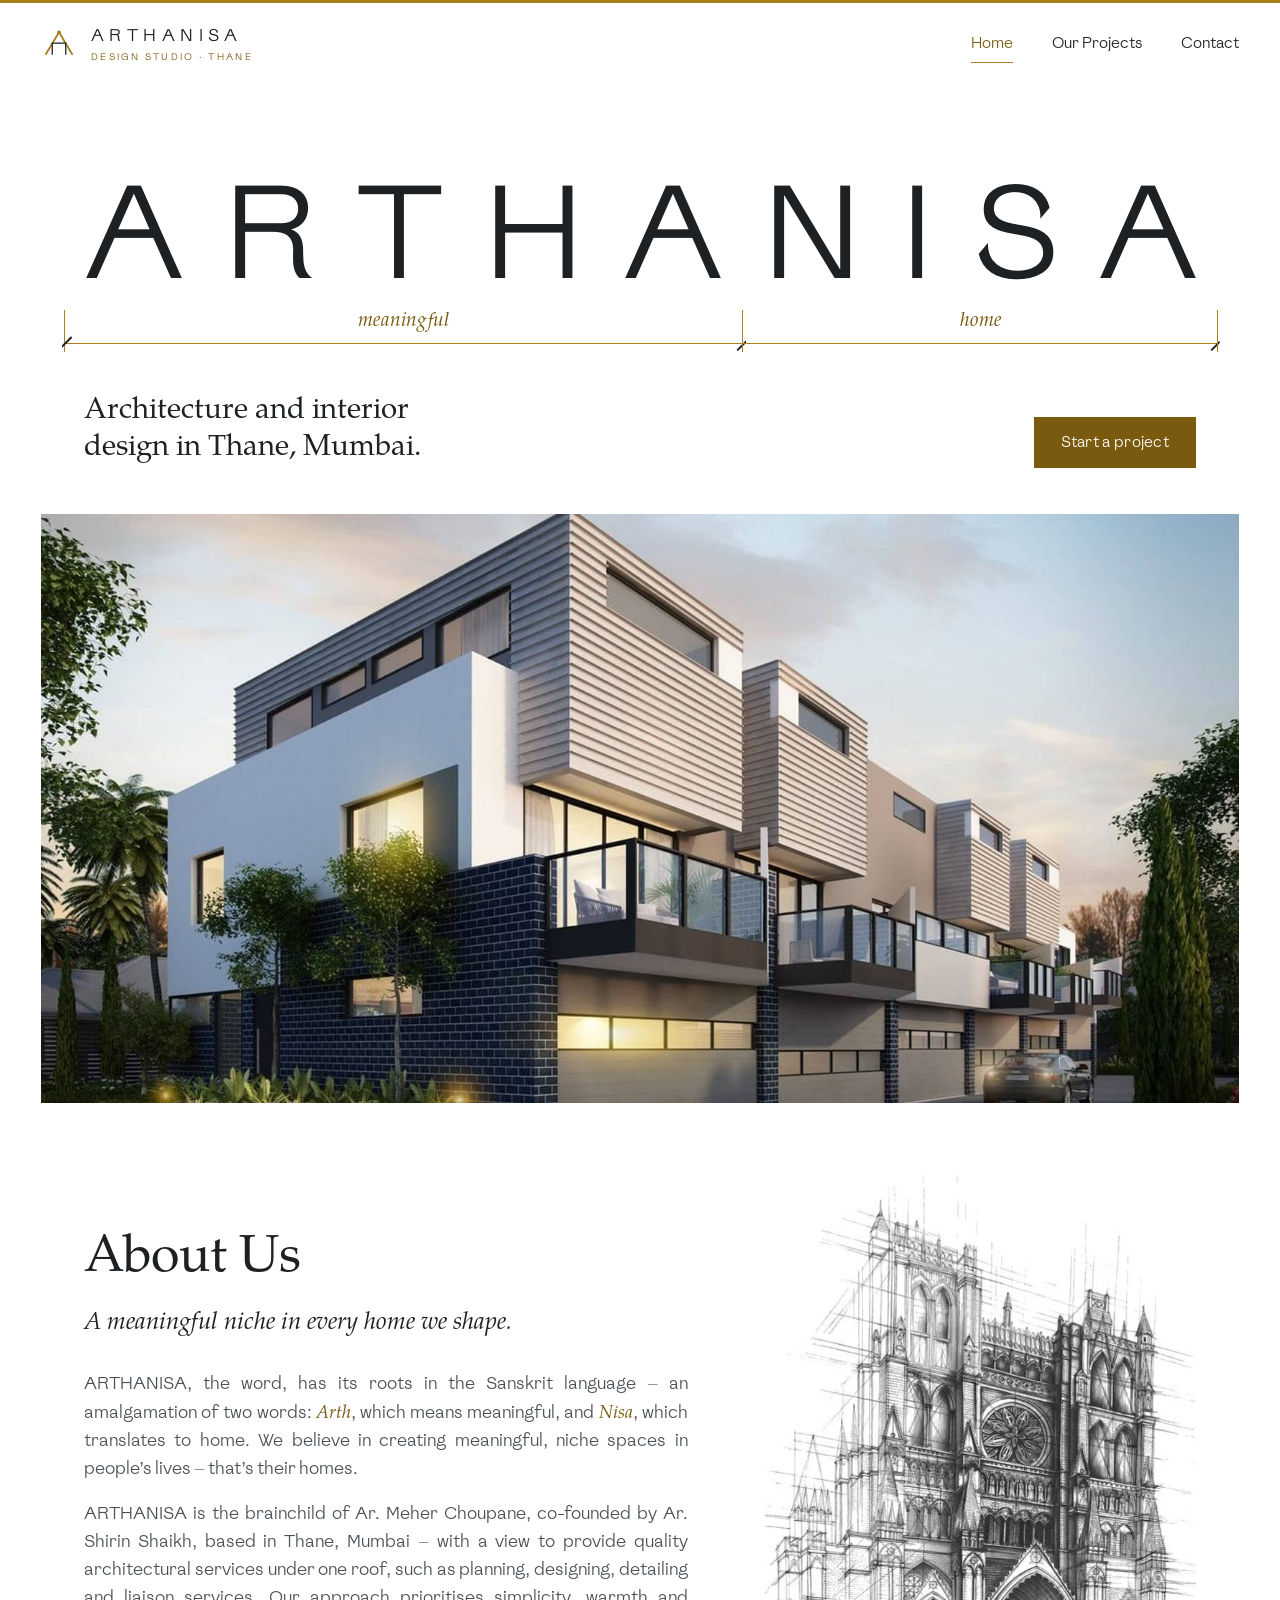
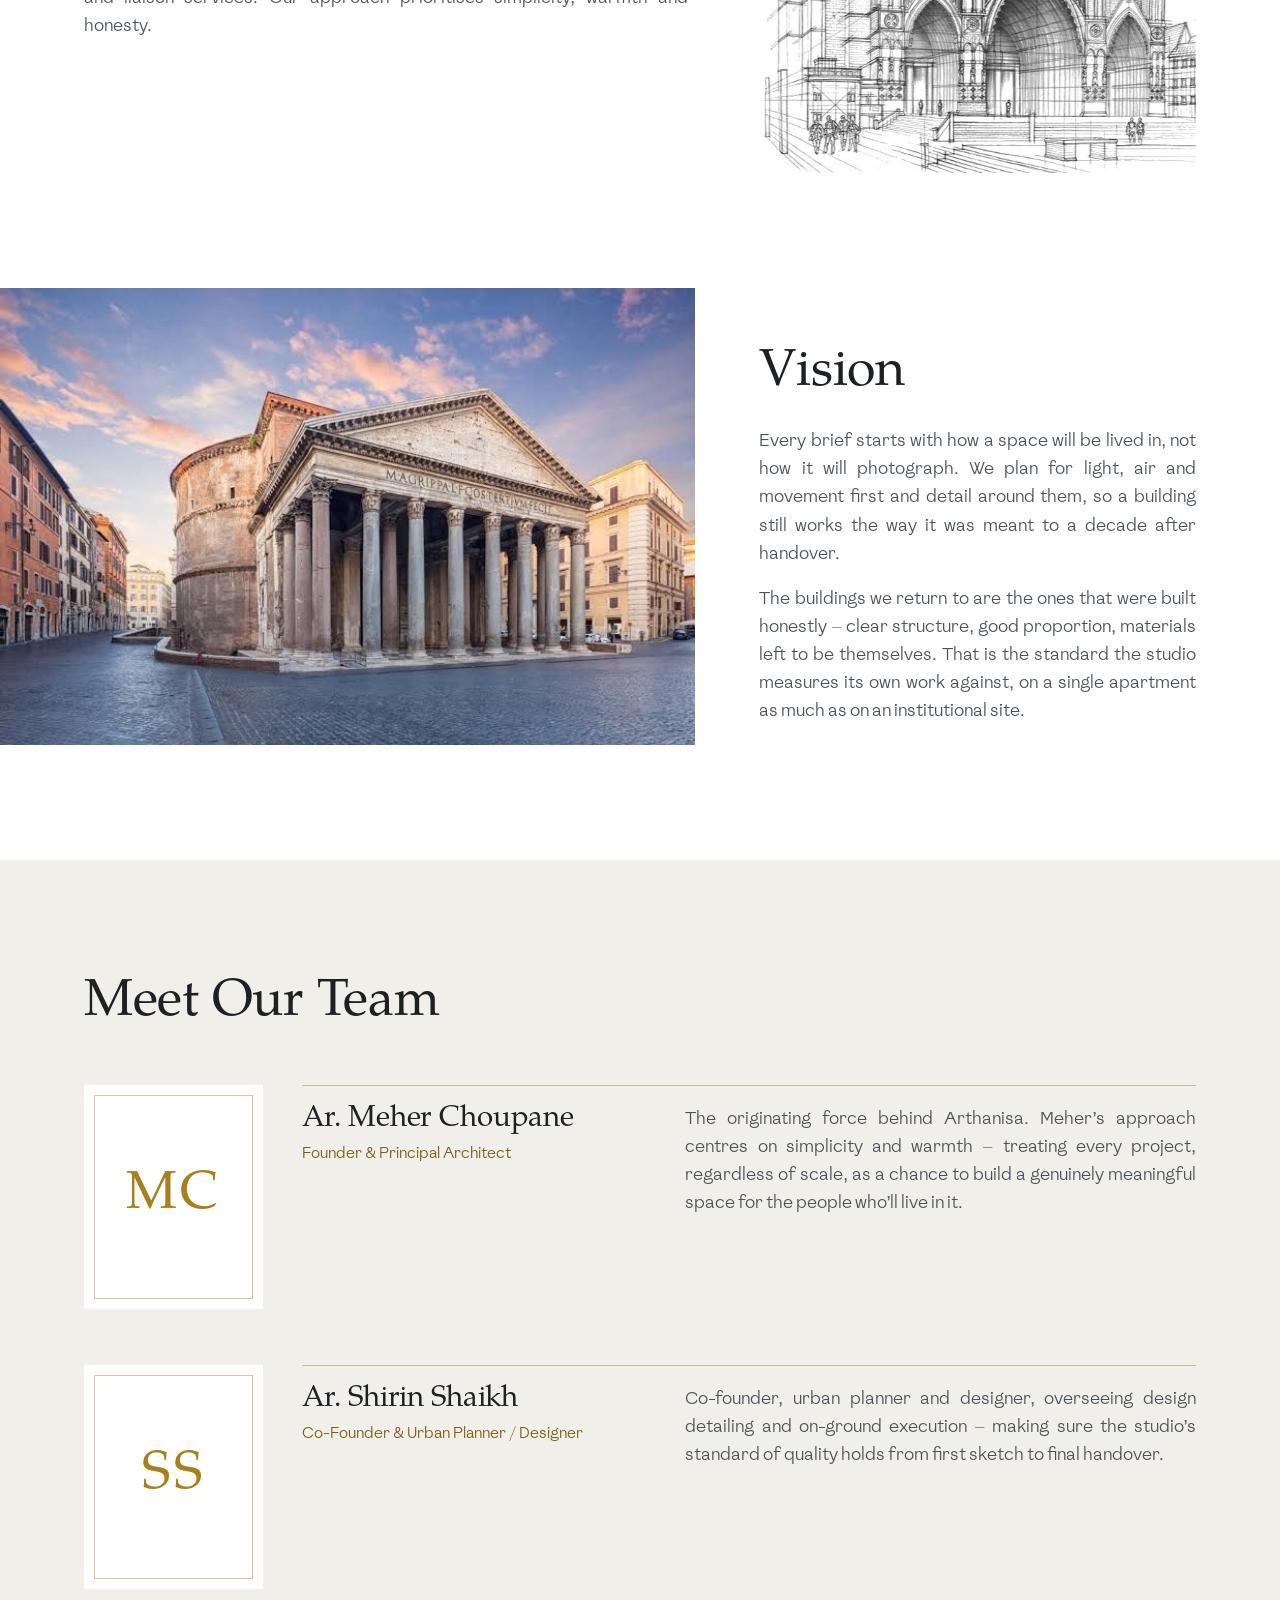
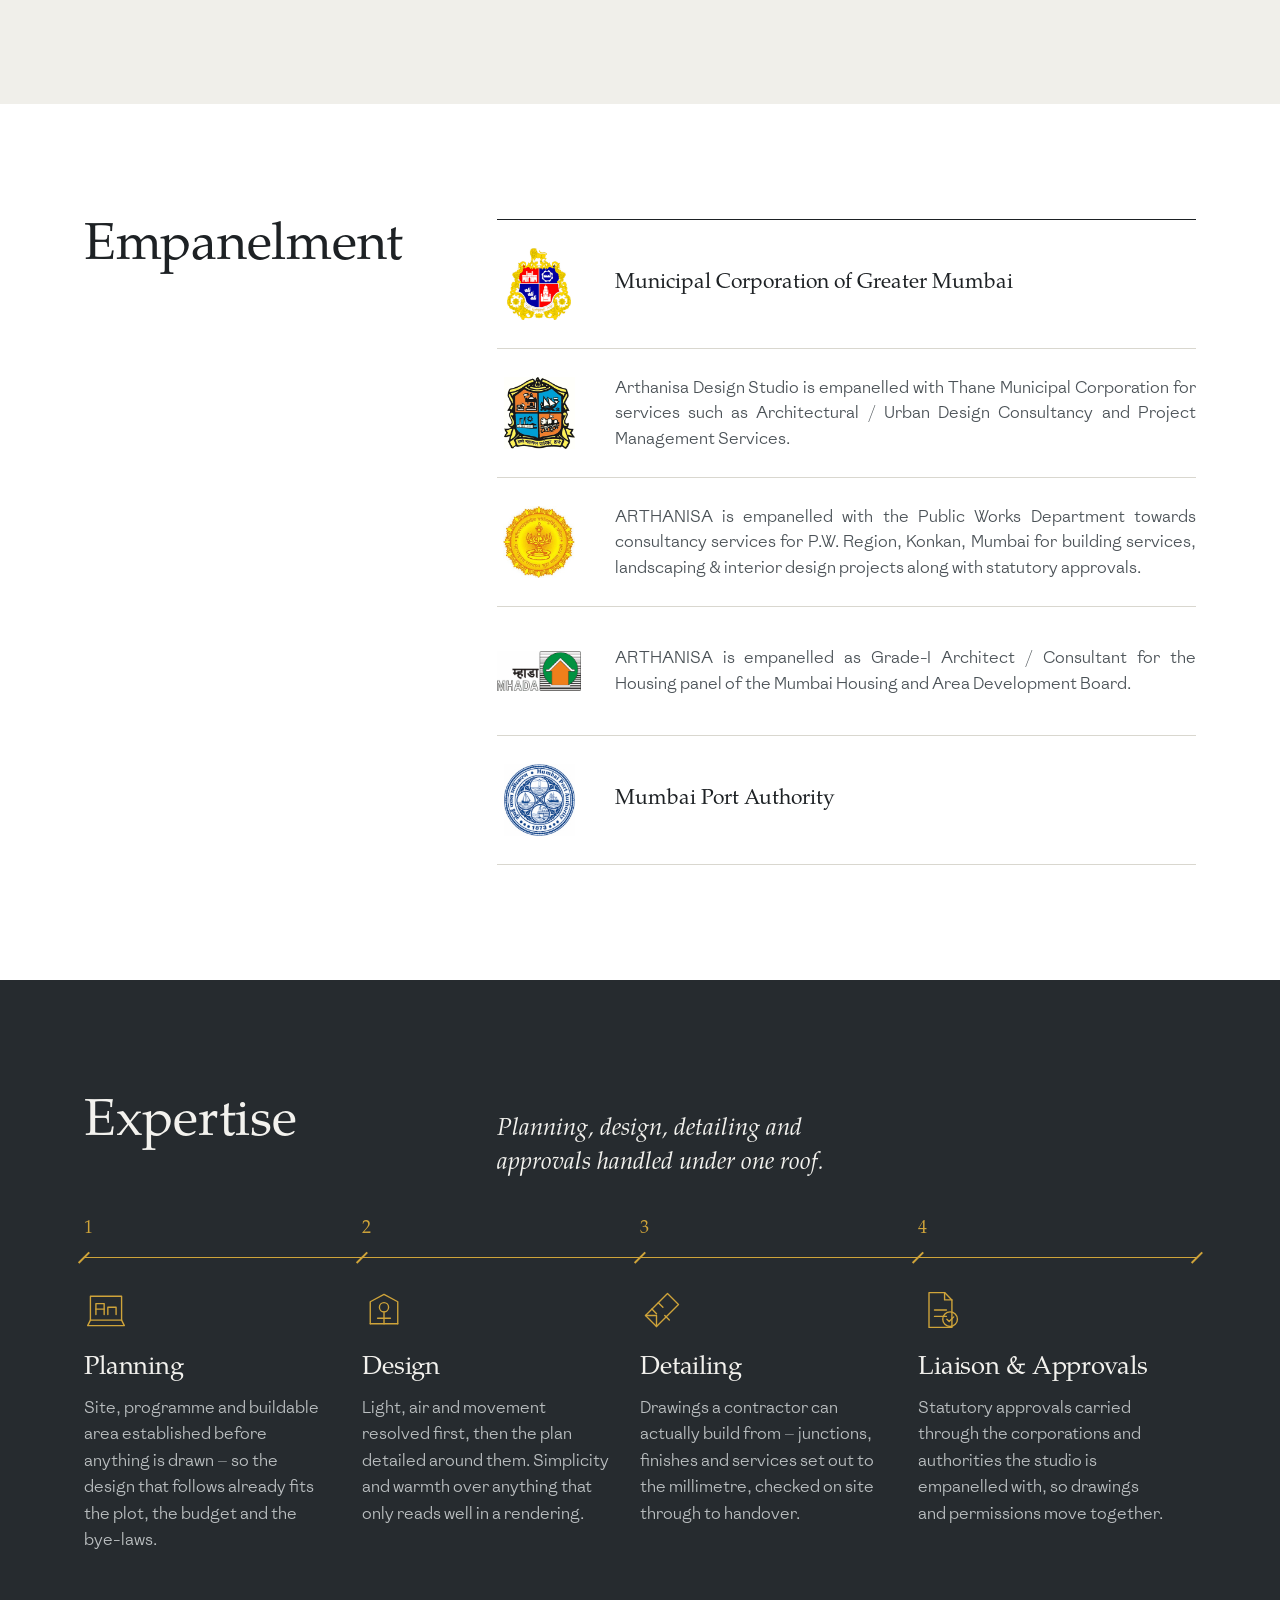
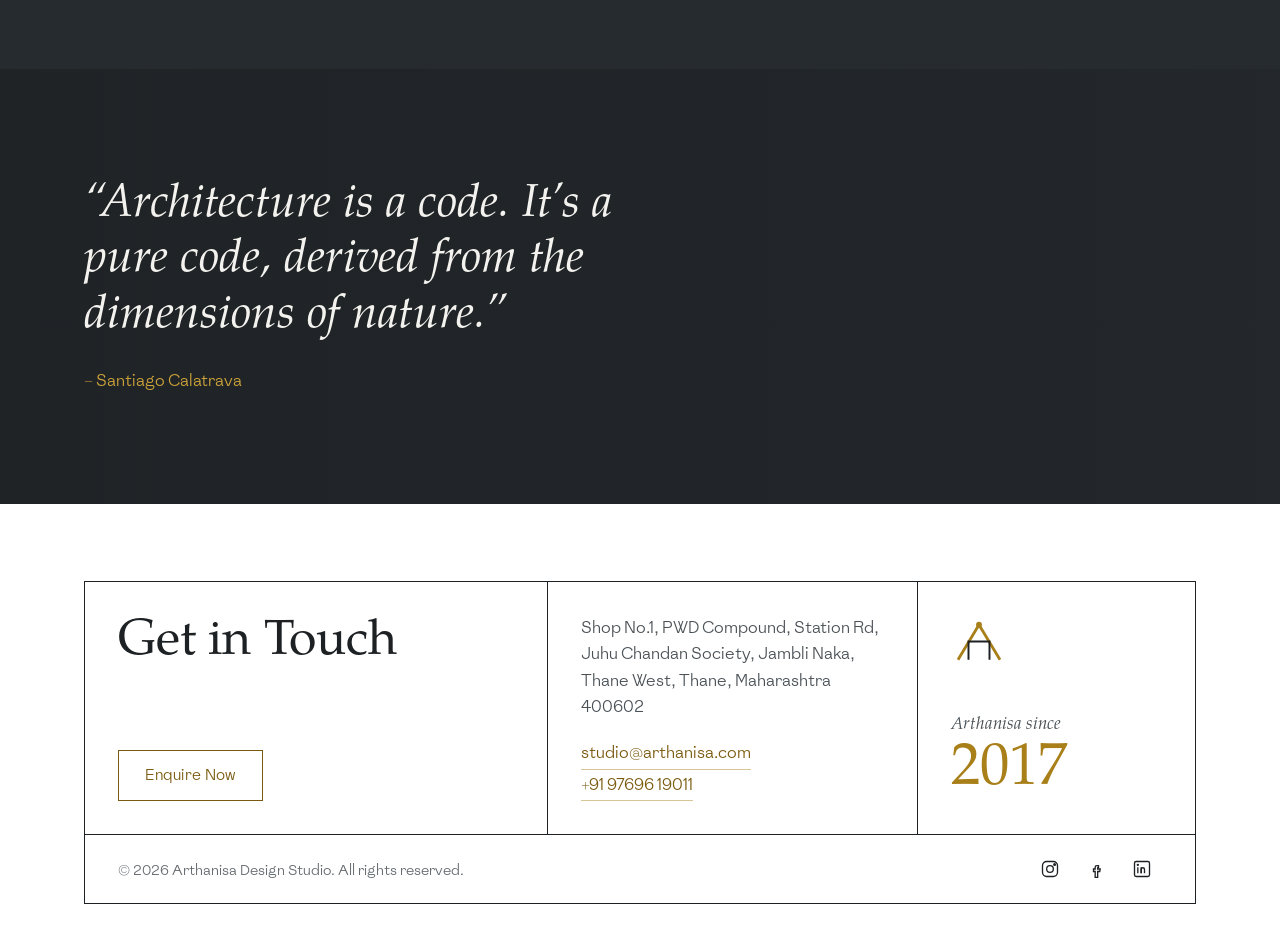
<file: index.html>
<!DOCTYPE html>
<html lang="en">
<head>
<meta charset="UTF-8">
<meta name="viewport" content="width=device-width, initial-scale=1.0">
<title>Arthanisa Design Studio — Architecture &amp; Interior Design, Thane</title>
<meta name="description" content="Arthanisa Design Studio is an architecture and interior design practice in Thane, Mumbai, led by Ar. Meher Choupane &amp; Ar. Shirin Shaikh. Planning, design, detailing and liaison services under one roof.">

<!-- ⚠️ ONE FIND-AND-REPLACE TO DO BEFORE PUBLISHING ⚠️
     Replace every https://REPLACE-WITH-YOUR-DOMAIN with the real
     live address (e.g. https://arthanisa.com or the github.io URL)
     in all three pages. Open Graph and canonical tags must be
     ABSOLUTE URLs — a relative og:image gives a blank preview when
     the link is shared on WhatsApp or LinkedIn. -->
<link rel="canonical" href="https://REPLACE-WITH-YOUR-DOMAIN/index.html">
<meta property="og:type" content="website">
<meta property="og:site_name" content="Arthanisa Design Studio">
<meta property="og:title" content="Arthanisa Design Studio — Architecture &amp; Interior Design, Thane">
<meta property="og:description" content="Planning, design, detailing and liaison services under one roof — architecture and interior design in Thane and Mumbai.">
<meta property="og:url" content="https://REPLACE-WITH-YOUR-DOMAIN/index.html">
<meta property="og:image" content="https://REPLACE-WITH-YOUR-DOMAIN/hero-townhouse.jpg">
<meta name="twitter:card" content="summary_large_image">
<meta name="theme-color" content="#262B2F">

<link rel="icon" type="image/svg+xml" href="favicon.svg">
<link rel="preload" href="Pagella-Regular.woff" as="font" type="font/woff" crossorigin>
<link rel="preload" href="Absans-Text.woff" as="font" type="font/woff" crossorigin>
<link rel="preload" href="Absans-Logo.woff" as="font" type="font/woff" crossorigin>
<link rel="preload" href="Pagella-Italic.woff" as="font" type="font/woff" crossorigin>
<script>document.documentElement.classList.add('js');</script>
<link rel="stylesheet" href="style.css?v=38">
</head>
<body class="home">

<a class="skip-link" href="#main">Skip to content</a>

<!-- ================= HEADER ================= -->
<header class="site-header">
  <div class="wrap">
    <a href="index.html" class="logo">
      <svg class="logo-mark" viewBox="0 0 40 40" fill="none" xmlns="http://www.w3.org/2000/svg" aria-hidden="true">
          <path d="M5 32 L20 7 L35 32" stroke="#A87F18" stroke-width="2"/>
          <path d="M12.5 32 V19 H27.5 V32" stroke="#1D2124" stroke-width="1.4"/>
          <circle cx="20" cy="7" r="2.1" fill="#A87F18"/>
        </svg>
      <span class="logo-text">
        <span class="logo-word">ARTHANISA</span>
        <span class="logo-sub">Design Studio · Thane</span>
      </span>
    </a>

    <div class="nav-menu">
      <ul class="nav-links" id="nav-links">
        <li class="nav-panel-head">Arthanisa Design Studio</li>
        <li><a href="index.html" aria-current="page">Home</a></li>
        <li><a href="projects.html">Our Projects</a></li>
        <li class="nav-subitem"><a href="projects.html?filter=architecture">Architecture</a></li>
        <li class="nav-subitem"><a href="projects.html?filter=interior">Interior</a></li>
        <li class="nav-subitem"><a href="projects.html?filter=liaison">Liaison</a></li>
        <li class="nav-subitem"><a href="projects.html?filter=concepts">Concepts</a></li>
        <li><a href="contact.html">Contact</a></li>
      </ul>
      <button class="nav-toggle" aria-label="Menu" aria-expanded="false" aria-controls="nav-links">
        <span></span><span></span><span></span>
      </button>
    </div>
  </div>
</header>

<main id="main">

<!-- ================= HERO =================
     The name set as the wordmark, with a dimension chain measuring
     its two Sanskrit parts: artha (meaningful) + nisa (home). The
     visible letters are decoration for assistive tech; the h1 text
     that screen readers and search engines get is the sr-only line. -->
<section class="hero">
  <div class="wrap">
    <h1 class="hero-name">
      <span class="sr-only">Arthanisa Design Studio — architecture and interior design in Thane, Mumbai</span>
      <span class="name-part" aria-hidden="true"><span class="name-word">ARTHA</span><span class="dim"><span class="dim-label">meaningful</span><span class="dim-line"></span></span></span><span class="name-part" aria-hidden="true"><span class="name-word">NISA</span><span class="dim"><span class="dim-label">home</span><span class="dim-line"></span></span></span>
    </h1>
    <div class="hero-foot">
      <p class="hero-tagline">Architecture and interior design in Thane, Mumbai.</p>
      <a href="contact.html" class="btn btn--solid">Start a project</a>
    </div>
  </div>
  <div class="hero-photo-wrap">
    <img class="hero-photo"
         src="hero-townhouse.jpg"
         srcset="hero-townhouse-900.jpg 900w, hero-townhouse.jpg 1600w"
         sizes="100vw"
         width="1600" height="890"
         fetchpriority="high"
         alt="Modern townhouse residence with balconies at dusk">
  </div>
</section>

<!-- ================= ABOUT ================= -->
<section class="section about">
  <div class="wrap about-grid">
    <div class="about-copy">
      <h2 class="band-title">About Us</h2>
      <p class="band-lead">A meaningful niche in every home we shape.</p>
      <p>ARTHANISA, the word, has its roots in the Sanskrit language — an amalgamation of two words: <em>Arth</em>, which means meaningful, and <em>Nisa</em>, which translates to home. We believe in creating meaningful, niche spaces in people&rsquo;s lives — that&rsquo;s their homes.</p>
      <p>ARTHANISA is the brainchild of Ar. Meher Choupane, co-founded by Ar. Shirin Shaikh, based in Thane, Mumbai — with a view to provide quality architectural services under one roof, such as planning, designing, detailing and liaison services. Our approach prioritises simplicity, warmth and honesty.</p>
    </div>
    <figure class="about-figure">
      <img src="about-sketch.jpg" width="600" height="843"
           alt="Architectural line-art sketch of a Gothic cathedral facade" loading="lazy">
    </figure>
  </div>
</section>

<!-- ================= VISION ================= -->
<section class="section vision">
  <div class="wrap vision-grid">
    <figure class="vision-figure">
      <img src="vision-pantheon.jpg" width="672" height="457"
           alt="The Pantheon in Rome at dawn, its portico and rotunda seen from the piazza" loading="lazy">
    </figure>
    <div class="vision-copy">
      <h2 class="band-title">Vision</h2>
      <p>Every brief starts with how a space will be lived in, not how it will photograph. We plan for light, air and movement first and detail around them, so a building still works the way it was meant to a decade after handover.</p>
        <p>The buildings we return to are the ones that were built honestly — clear structure, good proportion, materials left to be themselves. That is the standard the studio measures its own work against, on a single apartment as much as on an institutional site.</p>
    </div>
  </div>
</section>

<!-- ================= MEET THE TEAM =================
     TODO (client): replace the initials with real portraits —
     <img src="..." alt="Ar. Meher Choupane"> inside .founder-photo.
     The CSS already crops it to the 4:5 frame. -->
<section class="section team">
  <div class="wrap">
    <h2 class="band-title">Meet Our Team</h2>
    <div class="founders">
      <article class="founder">
        <div class="founder-photo"><span class="initials" aria-hidden="true">MC</span></div>
        <div class="founder-body">
          <h3>Ar. Meher Choupane</h3>
          <span class="role">Founder &amp; Principal Architect</span>
          <p>The originating force behind Arthanisa. Meher&rsquo;s approach centres on simplicity and warmth — treating every project, regardless of scale, as a chance to build a genuinely meaningful space for the people who&rsquo;ll live in it.</p>
        </div>
      </article>
      <article class="founder">
        <div class="founder-photo"><span class="initials" aria-hidden="true">SS</span></div>
        <div class="founder-body">
          <h3>Ar. Shirin Shaikh</h3>
          <span class="role">Co-Founder &amp; Urban Planner / Designer</span>
          <p>Co-founder, urban planner and designer, overseeing design detailing and on-ground execution — making sure the studio&rsquo;s standard of quality holds from first sketch to final handover.</p>
        </div>
      </article>
    </div>
  </div>
</section>

<!-- ================= EMPANELMENT =================
     A register: one row per authority. -->
<section class="section empanelment">
  <div class="wrap empanelment-layout">
    <h2 class="band-title">Empanelment</h2>
    <ul class="empanelment-list">
      <li class="empanelment-item empanelment-item--name">
        <span class="empanelment-badge"><img src="logo-mcgm.png" width="214" height="240" alt="Municipal Corporation of Greater Mumbai logo" loading="lazy"></span>
        <span class="caption">Municipal Corporation of Greater Mumbai</span>
      </li>
      <li class="empanelment-item">
        <span class="empanelment-badge"><img src="logo-tmc.png" width="238" height="240" alt="Thane Municipal Corporation logo" loading="lazy"></span>
        <span class="caption">Arthanisa Design Studio is empanelled with Thane Municipal Corporation for services such as Architectural / Urban Design Consultancy and Project Management Services.</span>
      </li>
      <li class="empanelment-item">
        <span class="empanelment-badge"><img src="logo-pwd.png" width="240" height="239" alt="Public Works Department, Government of Maharashtra emblem" loading="lazy"></span>
        <span class="caption">ARTHANISA is empanelled with the Public Works Department towards consultancy services for P.W. Region, Konkan, Mumbai for building services, landscaping &amp; interior design projects along with statutory approvals.</span>
      </li>
      <li class="empanelment-item">
        <span class="empanelment-badge"><img src="logo-mhada.png" width="240" height="116" alt="MHADA logo" loading="lazy"></span>
        <span class="caption">ARTHANISA is empanelled as Grade-I Architect / Consultant for the Housing panel of the Mumbai Housing and Area Development Board.</span>
      </li>
      <li class="empanelment-item empanelment-item--name">
        <span class="empanelment-badge"><img src="logo-mbpa.png" width="238" height="240" alt="Mumbai Port Authority logo" loading="lazy"></span>
        <span class="caption">Mumbai Port Authority</span>
      </li>
    </ul>
  </div>
</section>

<!-- ================= EXPERTISE =================
     Built from the four services named in the About copy. They are
     stages in order, so they sit on one dimension chain. Swap the
     titles and copy when the client supplies the final services list. -->
<section class="section expertise">
  <div class="wrap">
    <div class="expertise-head">
      <h2 class="band-title">Expertise</h2>
      <p class="band-lead">Planning, design, detailing and approvals handled under one roof.</p>
    </div>
    <ol class="expertise-steps">
      <li class="expertise-step">
        <span class="expertise-num" aria-hidden="true">1</span>
        <span class="expertise-ico" aria-hidden="true">
          <svg viewBox="0 0 48 48" fill="none" stroke="currentColor" stroke-width="1.5" stroke-linecap="round" stroke-linejoin="round">
            <rect x="7" y="9" width="34" height="26"/>
            <path d="M7 35 4 41h40l-3-6"/>
            <path d="M13 29V17h9v12M26 29V21h9v8"/>
            <path d="M13 23h9"/>
          </svg>
        </span>
        <h3>Planning</h3>
        <p>Site, programme and buildable area established before anything is drawn — so the design that follows already fits the plot, the budget and the bye-laws.</p>
      </li>
      <li class="expertise-step">
        <span class="expertise-num" aria-hidden="true">2</span>
        <span class="expertise-ico" aria-hidden="true">
          <svg viewBox="0 0 48 48" fill="none" stroke="currentColor" stroke-width="1.5" stroke-linecap="round" stroke-linejoin="round">
            <path d="M9 39V15l15-8 15 8v24"/>
            <path d="M9 39h30"/>
            <circle cx="24" cy="21" r="5"/>
            <path d="M24 26v13"/>
            <path d="M17 33h14"/>
          </svg>
        </span>
        <h3>Design</h3>
        <p>Light, air and movement resolved first, then the plan detailed around them. Simplicity and warmth over anything that only reads well in a rendering.</p>
      </li>
      <li class="expertise-step">
        <span class="expertise-num" aria-hidden="true">3</span>
        <span class="expertise-ico" aria-hidden="true">
          <svg viewBox="0 0 48 48" fill="none" stroke="currentColor" stroke-width="1.5" stroke-linecap="round" stroke-linejoin="round">
            <path d="M6 30 30 6l12 12L18 42Z"/>
            <path d="M13 23l5 5M20 16l5 5M27 30l5 5"/>
            <path d="M6 30h12v12"/>
          </svg>
        </span>
        <h3>Detailing</h3>
        <p>Drawings a contractor can actually build from — junctions, finishes and services set out to the millimetre, checked on site through to handover.</p>
      </li>
      <li class="expertise-step">
        <span class="expertise-num" aria-hidden="true">4</span>
        <span class="expertise-ico" aria-hidden="true">
          <svg viewBox="0 0 48 48" fill="none" stroke="currentColor" stroke-width="1.5" stroke-linecap="round" stroke-linejoin="round">
            <path d="M12 5h17l8 8v30H12Z"/>
            <path d="M29 5v8h8"/>
            <path d="M18 24h13M18 31h13"/>
            <circle cx="35" cy="34" r="8"/>
            <path d="M31.5 34l2.5 2.5 5-5"/>
          </svg>
        </span>
        <h3>Liaison &amp; Approvals</h3>
        <p>Statutory approvals carried through the corporations and authorities the studio is empanelled with, so drawings and permissions move together.</p>
      </li>
    </ol>
  </div>
</section>

<!-- ================= QUOTE =================
     The photo is a fixed background, so it holds still while this
     band scrolls over it.
     TODO (client): confirm the wording and attribution of this quote. -->
<section class="quote-band">
  <div class="quote-band__overlay"></div>
  <blockquote class="quote-band__text">
    <p>&ldquo;Architecture is a code. It&rsquo;s a pure code, derived from the dimensions of nature.&rdquo;</p>
    <span>&ndash; Santiago Calatrava</span>
  </blockquote>
</section>

</main>

<!-- ================= FOOTER (identical on all three pages) =================
     Laid out as a drawing title block. -->
<footer class="site-footer">
  <div class="wrap">
    <div class="title-block">
      <div class="tb-cell tb-main">
        <h2>Get in Touch</h2>
        <a href="contact.html" class="btn">Enquire Now</a>
      </div>

      <div class="tb-cell tb-contact">
        <address>
          Shop No.1, PWD Compound, Station Rd, Juhu Chandan Society,
          Jambli Naka, Thane West, Thane, Maharashtra 400602
        </address>
        <a href="mailto:studio@arthanisa.com">studio@arthanisa.com</a>
        <a href="tel:+919769619011">+91 97696 19011</a>
      </div>

      <div class="tb-cell tb-brand">
        <svg class="logo-mark" viewBox="0 0 40 40" fill="none" xmlns="http://www.w3.org/2000/svg" aria-hidden="true">
          <path d="M5 32 L20 7 L35 32" stroke="#A87F18" stroke-width="2"/>
          <path d="M12.5 32 V19 H27.5 V32" stroke="#1D2124" stroke-width="1.4"/>
          <circle cx="20" cy="7" r="2.1" fill="#A87F18"/>
        </svg>
        <div class="since">Arthanisa since <b>2017</b></div>
      </div>

      <div class="legal-row">
        <div class="legal-links">
          <!-- The Privacy policy / Terms links are left out until the two
               pages exist. Put them back with:
               <a href="privacy.html">Privacy policy</a>
               <a href="terms.html">Terms &amp; Conditions</a>
               A privacy notice is worth doing soon — the enquiry form collects
               name, email and phone. -->
          <span class="copyright">&copy; <span id="year">2026</span> Arthanisa Design Studio. All rights reserved.</span>
        </div>
        <!-- TODO (client): real profile URLs. Currently placeholders. -->
        <div class="social-icons">
        <a href="#" aria-label="Instagram"><svg viewBox="0 0 24 24" fill="none" stroke="currentColor" stroke-width="1.6" aria-hidden="true"><rect x="3" y="3" width="18" height="18" rx="5"/><circle cx="12" cy="12" r="4"/><circle cx="17.5" cy="6.5" r="1"/></svg></a>
        <a href="#" aria-label="Facebook"><svg viewBox="0 0 24 24" fill="none" stroke="currentColor" stroke-width="1.6" aria-hidden="true"><path d="M15 8h-2a2 2 0 0 0-2 2v2H9v3h2v7h3v-7h2.5l.5-3H14v-1.5a.5.5 0 0 1 .5-.5H15V8Z"/></svg></a>
        <a href="#" aria-label="LinkedIn"><svg viewBox="0 0 24 24" fill="none" stroke="currentColor" stroke-width="1.6" aria-hidden="true"><rect x="3" y="3" width="18" height="18" rx="2"/><line x1="7" y1="10" x2="7" y2="17"/><circle cx="7" cy="7" r=".6" fill="currentColor"/><path d="M11 17v-4.5a2 2 0 0 1 4 0V17"/><line x1="11" y1="10" x2="11" y2="17"/></svg></a>
      </div>
      </div>
    </div>
  </div>
</footer>
<!-- Local-business structured data<!-- Local-business structured data: the single highest-value SEO
     addition for a studio that wants to be found in Thane. -->
<script type="application/ld+json">
{
  "@context": "https://schema.org",
  "@type": "ArchitecturalService",
  "name": "Arthanisa Design Studio",
  "description": "Architecture and interior design practice in Thane, Mumbai. Planning, design, detailing and liaison services.",
  "url": "https://REPLACE-WITH-YOUR-DOMAIN/",
  "logo": "https://REPLACE-WITH-YOUR-DOMAIN/favicon.svg",
  "image": "https://REPLACE-WITH-YOUR-DOMAIN/hero-townhouse.jpg",
  "email": "studio@arthanisa.com",
  "telephone": "+91-97696-19011",
  "foundingDate": "2017",
  "address": {
    "@type": "PostalAddress",
    "streetAddress": "Shop No.1, PWD Compound, Station Rd, Juhu Chandan Society, Jambli Naka",
    "addressLocality": "Thane West",
    "addressRegion": "Maharashtra",
    "postalCode": "400602",
    "addressCountry": "IN"
  },
  "openingHoursSpecification": [{
    "@type": "OpeningHoursSpecification",
    "dayOfWeek": ["Monday","Tuesday","Wednesday","Thursday","Friday","Saturday"],
    "opens": "10:00",
    "closes": "19:00"
  }],
  "areaServed": ["Thane","Mumbai","Navi Mumbai","Kalyan"]
}
</script>

<script src="script.js?v=38"></script>
</body>
</html>
</file>
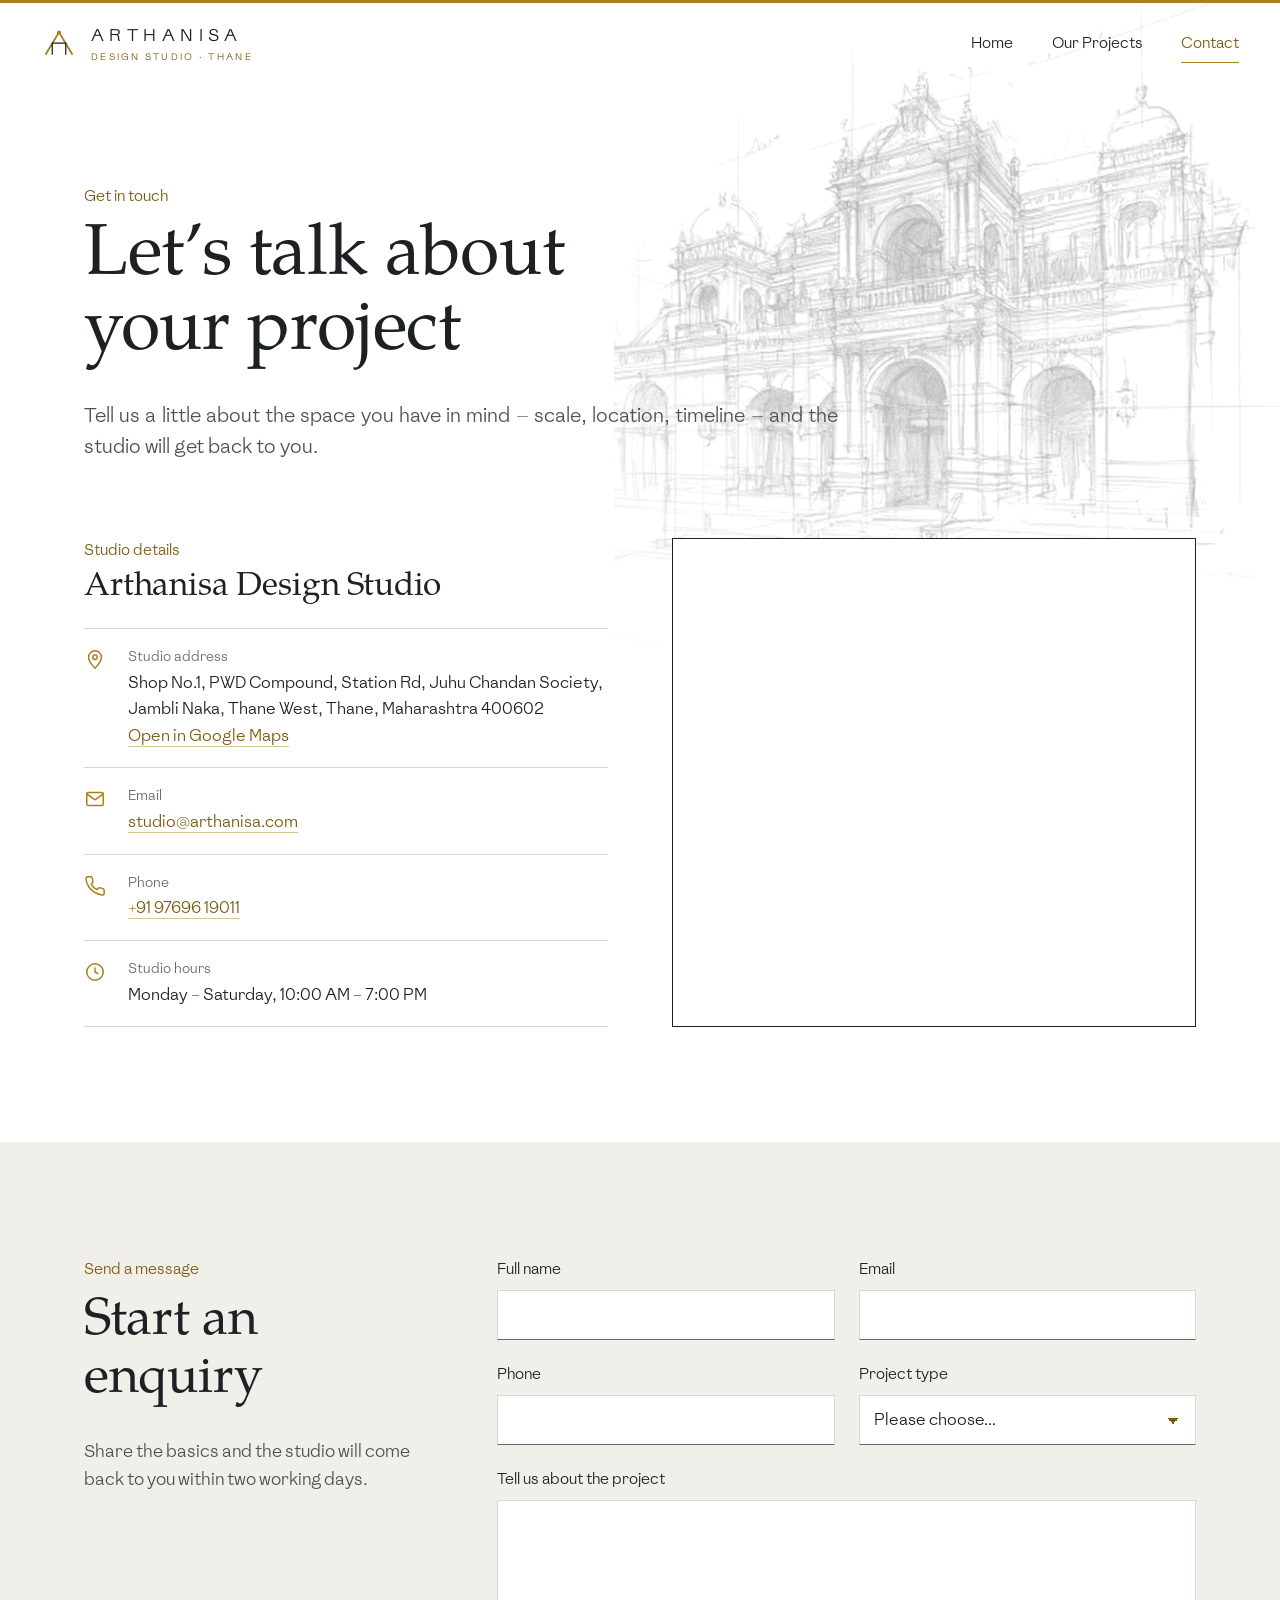
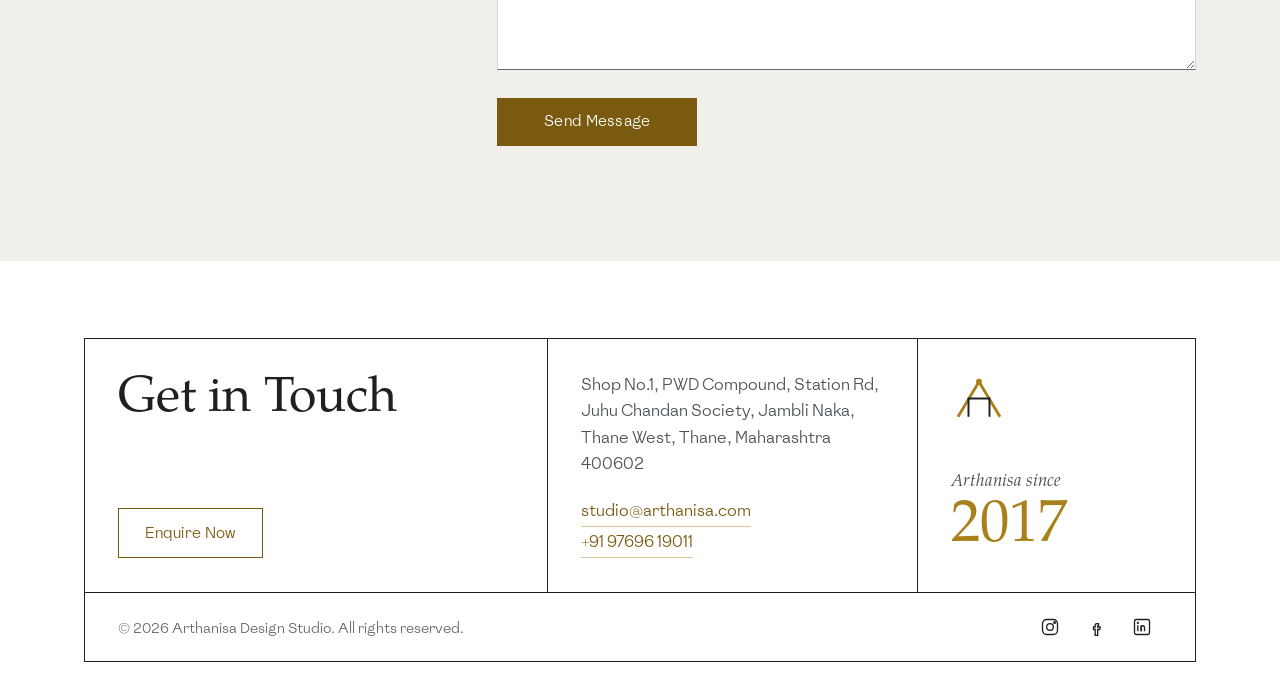
<file: contact.html>
<!DOCTYPE html>
<html lang="en">
<head>
<meta charset="UTF-8">
<meta name="viewport" content="width=device-width, initial-scale=1.0">
<title>Contact — Arthanisa Design Studio</title>
<meta name="description" content="Get in touch with Arthanisa Design Studio, Thane — for architecture, interior design, planning and liaison services.">

<!-- ⚠️ Replace every https://REPLACE-WITH-YOUR-DOMAIN before publishing. -->
<link rel="canonical" href="https://REPLACE-WITH-YOUR-DOMAIN/contact.html">
<meta property="og:type" content="website">
<meta property="og:site_name" content="Arthanisa Design Studio">
<meta property="og:title" content="Contact — Arthanisa Design Studio">
<meta property="og:description" content="Get in touch with Arthanisa Design Studio, Thane — for architecture, interior design, planning and liaison services.">
<meta property="og:url" content="https://REPLACE-WITH-YOUR-DOMAIN/contact.html">
<meta property="og:image" content="https://REPLACE-WITH-YOUR-DOMAIN/hero-townhouse.jpg">
<meta name="twitter:card" content="summary_large_image">
<meta name="theme-color" content="#262B2F">

<link rel="icon" type="image/svg+xml" href="favicon.svg">
<link rel="preload" href="Pagella-Regular.woff" as="font" type="font/woff" crossorigin>
<link rel="preload" href="Absans-Text.woff" as="font" type="font/woff" crossorigin>
<link rel="preload" href="Absans-Logo.woff" as="font" type="font/woff" crossorigin>
<script>document.documentElement.classList.add('js');</script>
<link rel="stylesheet" href="style.css?v=38">
</head>
<body class="contact-page">

<a class="skip-link" href="#main">Skip to content</a>

<!-- decorative drafting sheet<!-- decorative drafting sheet behind the hero and the address/map row -->
<div class="sheet-backdrop" aria-hidden="true">
  <img src="contact-sketch.jpg" width="1000" height="754" alt="">
</div>

<!-- ================= HEADER ================= -->
<header class="site-header">
  <div class="wrap">
    <a href="index.html" class="logo">
      <svg class="logo-mark" viewBox="0 0 40 40" fill="none" xmlns="http://www.w3.org/2000/svg" aria-hidden="true">
          <path d="M5 32 L20 7 L35 32" stroke="#A87F18" stroke-width="2"/>
          <path d="M12.5 32 V19 H27.5 V32" stroke="#1D2124" stroke-width="1.4"/>
          <circle cx="20" cy="7" r="2.1" fill="#A87F18"/>
        </svg>
      <span class="logo-text">
        <span class="logo-word">ARTHANISA</span>
        <span class="logo-sub">Design Studio · Thane</span>
      </span>
    </a>

    <div class="nav-menu">
      <ul class="nav-links" id="nav-links">
        <li class="nav-panel-head">Arthanisa Design Studio</li>
        <li><a href="index.html">Home</a></li>
        <li><a href="projects.html">Our Projects</a></li>
        <li class="nav-subitem"><a href="projects.html?filter=architecture">Architecture</a></li>
        <li class="nav-subitem"><a href="projects.html?filter=interior">Interior</a></li>
        <li class="nav-subitem"><a href="projects.html?filter=liaison">Liaison</a></li>
        <li class="nav-subitem"><a href="projects.html?filter=concepts">Concepts</a></li>
        <li><a href="contact.html" aria-current="page">Contact</a></li>
      </ul>
      <button class="nav-toggle" aria-label="Menu" aria-expanded="false" aria-controls="nav-links">
        <span></span><span></span><span></span>
      </button>
    </div>
  </div>
</header>

<main id="main">

<!-- ================= PAGE HERO ================= -->
<section class="page-hero">
  <div class="wrap">
    <p class="eyebrow">Get in touch</p>
    <h1>Let&rsquo;s talk about your project</h1>
    <p class="lede">Tell us a little about the space you have in mind — scale, location, timeline — and the studio will get back to you.</p>
  </div>
</section>

<!-- ================= ADDRESS + MAP ================= -->
<section class="section contact-top">
  <div class="wrap">
    <div class="contact-split">

      <div class="contact-card">
        <p class="eyebrow">Studio details</p>
        <h2 class="studio-name">Arthanisa Design Studio</h2>

        <div class="info-row">
          <span class="info-ico"><svg class="ico" viewBox="0 0 24 24" fill="none" stroke="currentColor" stroke-width="1.6" aria-hidden="true"><path d="M12 21s7-7.2 7-12a7 7 0 1 0-14 0c0 4.8 7 12 7 12Z"/><circle cx="12" cy="9" r="2.4"/></svg></span>
          <div>
            <h4>Studio address</h4>
            <p>Shop No.1, PWD Compound, Station Rd, Juhu Chandan Society, Jambli Naka, Thane West, Thane, Maharashtra 400602<br>
            <a href="https://www.google.com/maps/search/?api=1&amp;query=Arthanisa+Design+Studio,+Shop+No.1,+PWD+Compound,+Station+Rd,+Juhu+Chandan+Society,+Jambli+Naka,+Thane+West,+Thane,+Maharashtra+400602" target="_blank" rel="noopener">Open in Google Maps</a></p>
          </div>
        </div>

        <div class="info-row">
          <span class="info-ico"><svg class="ico" viewBox="0 0 24 24" fill="none" stroke="currentColor" stroke-width="1.6" aria-hidden="true"><path d="M3 6.5 12 13l9-6.5"/><rect x="3" y="5" width="18" height="14" rx="1.4"/></svg></span>
          <div>
            <h4>Email</h4>
            <p><a href="mailto:studio@arthanisa.com">studio@arthanisa.com</a></p>
          </div>
        </div>

        <div class="info-row">
          <span class="info-ico"><svg class="ico" viewBox="0 0 24 24" fill="none" stroke="currentColor" stroke-width="1.6" aria-hidden="true"><path d="M22 16.9v3a2 2 0 0 1-2.2 2 19.8 19.8 0 0 1-8.6-3.1 19.5 19.5 0 0 1-6-6 19.8 19.8 0 0 1-3.1-8.7A2 2 0 0 1 4.1 2h3a2 2 0 0 1 2 1.7c.1.9.3 1.8.6 2.7a2 2 0 0 1-.5 2.1L7.9 9.9a16 16 0 0 0 6 6l1.4-1.3a2 2 0 0 1 2.1-.5c.9.3 1.8.5 2.7.6a2 2 0 0 1 1.9 2.2Z"/></svg></span>
          <div>
            <h4>Phone</h4>
            <p><a href="tel:+919769619011">+91 97696 19011</a></p>
          </div>
        </div>

        <div class="info-row">
          <span class="info-ico"><svg class="ico" viewBox="0 0 24 24" fill="none" stroke="currentColor" stroke-width="1.6" aria-hidden="true"><circle cx="12" cy="12" r="9"/><path d="M12 7v5l3.5 2"/></svg></span>
          <div>
            <h4>Studio hours</h4>
            <p>Monday &ndash; Saturday, 10:00 AM &ndash; 7:00 PM</p>
          </div>
        </div>
      </div>

      <div class="map-wrap">
        <iframe
          src="https://www.google.com/maps?q=Arthanisa+Design+Studio,+Shop+No.1,+PWD+Compound,+Station+Rd,+Juhu+Chandan+Society,+Jambli+Naka,+Thane+West,+Thane,+Maharashtra+400602&amp;output=embed"
          loading="lazy"
          referrerpolicy="no-referrer-when-downgrade"
          title="Map showing the location of Arthanisa Design Studio in Thane West"></iframe>
      </div>

    </div>
  </div>
</section>

<!-- ================= ENQUIRY FORM =================
     LIVE. The Web3Forms key below is registered to
     yashrajchavan5143@gmail.com, so submissions arrive there. With
     Web3Forms the recipient is whichever address the key belongs to —
     there is no "to" field to set here. To add the studio's own inbox,
     link it as a second address in the Web3Forms dashboard.

     The key is meant to sit in public HTML; that's how the service
     works. The hidden botcheck field below is what stops bots.

     A Google Sheet log can run alongside this — see
     _setup/README-form-setup.txt. Not set up yet.

     The field name="" attributes are the labels that appear in the
     email, which is why they read as plain English rather than
     "name" / "msg". Don't rename botcheck or access_key. -->
<section class="enquiry-band">
  <div class="wrap">
    <div class="enquiry-intro">
      <p class="eyebrow">Send a message</p>
      <h2>Start an enquiry</h2>
      <p class="enquiry-lede">Share the basics and the studio will come back to you within two working days.</p>
    </div>

    <form id="contact-form" class="enquiry-form"
          action="https://api.web3forms.com/submit" method="POST">

      <input type="hidden" name="access_key" value="dd272ea1-6050-4b28-8205-952ae84c1215">
      <input type="hidden" name="from_name" value="Arthanisa website">
      <!-- fallback subject; script.js replaces it with one that names
           the project type and the enquirer, so the inbox sorts itself -->
      <input type="hidden" name="subject" value="New enquiry from the Arthanisa website">

      <div class="form-field">
        <label for="name">Full name</label>
        <input type="text" id="name" name="Full Name" autocomplete="name" required>
      </div>
      <div class="form-field">
        <label for="email">Email</label>
        <input type="email" id="email" name="Email Address" autocomplete="email" required>
      </div>
      <div class="form-field">
        <label for="phone">Phone</label>
        <input type="tel" id="phone" name="Phone Number" autocomplete="tel" inputmode="tel">
      </div>
      <div class="form-field">
        <label for="project">Project type</label>
        <select id="project" name="Project Type">
          <option value="">Please choose…</option>
          <option>Residential</option>
          <option>Commercial</option>
          <option>Interior Design</option>
          <option>Institutional</option>
          <option>Other</option>
        </select>
      </div>
      <div class="form-field form-field--wide">
        <label for="message">Tell us about the project</label>
        <textarea id="message" name="Message" required></textarea>
      </div>

      <!-- spam trap: hidden from people, filled in by bots -->
      <div class="hp-field" aria-hidden="true">
        <label for="botcheck">Leave this field empty</label>
        <input type="checkbox" id="botcheck" name="botcheck" tabindex="-1">
      </div>

      <div class="form-actions">
        <button type="submit" class="btn btn--solid">Send Message</button>
        <p class="form-status" id="form-status" role="status" hidden></p>
      </div>
    </form>
  </div>
</section>

</main>

<!-- ================= FOOTER (identical on all three pages) =================
     Laid out as a drawing title block. -->
<footer class="site-footer">
  <div class="wrap">
    <div class="title-block">
      <div class="tb-cell tb-main">
        <h2>Get in Touch</h2>
        <a href="contact.html" class="btn">Enquire Now</a>
      </div>

      <div class="tb-cell tb-contact">
        <address>
          Shop No.1, PWD Compound, Station Rd, Juhu Chandan Society,
          Jambli Naka, Thane West, Thane, Maharashtra 400602
        </address>
        <a href="mailto:studio@arthanisa.com">studio@arthanisa.com</a>
        <a href="tel:+919769619011">+91 97696 19011</a>
      </div>

      <div class="tb-cell tb-brand">
        <svg class="logo-mark" viewBox="0 0 40 40" fill="none" xmlns="http://www.w3.org/2000/svg" aria-hidden="true">
          <path d="M5 32 L20 7 L35 32" stroke="#A87F18" stroke-width="2"/>
          <path d="M12.5 32 V19 H27.5 V32" stroke="#1D2124" stroke-width="1.4"/>
          <circle cx="20" cy="7" r="2.1" fill="#A87F18"/>
        </svg>
        <div class="since">Arthanisa since <b>2017</b></div>
      </div>

      <div class="legal-row">
        <div class="legal-links">
          <!-- The Privacy policy / Terms links are left out until the two
               pages exist. Put them back with:
               <a href="privacy.html">Privacy policy</a>
               <a href="terms.html">Terms &amp; Conditions</a>
               A privacy notice is worth doing soon — the enquiry form collects
               name, email and phone. -->
          <span class="copyright">&copy; <span id="year">2026</span> Arthanisa Design Studio. All rights reserved.</span>
        </div>
        <!-- TODO (client): real profile URLs. Currently placeholders. -->
        <div class="social-icons">
        <a href="#" aria-label="Instagram"><svg viewBox="0 0 24 24" fill="none" stroke="currentColor" stroke-width="1.6" aria-hidden="true"><rect x="3" y="3" width="18" height="18" rx="5"/><circle cx="12" cy="12" r="4"/><circle cx="17.5" cy="6.5" r="1"/></svg></a>
        <a href="#" aria-label="Facebook"><svg viewBox="0 0 24 24" fill="none" stroke="currentColor" stroke-width="1.6" aria-hidden="true"><path d="M15 8h-2a2 2 0 0 0-2 2v2H9v3h2v7h3v-7h2.5l.5-3H14v-1.5a.5.5 0 0 1 .5-.5H15V8Z"/></svg></a>
        <a href="#" aria-label="LinkedIn"><svg viewBox="0 0 24 24" fill="none" stroke="currentColor" stroke-width="1.6" aria-hidden="true"><rect x="3" y="3" width="18" height="18" rx="2"/><line x1="7" y1="10" x2="7" y2="17"/><circle cx="7" cy="7" r=".6" fill="currentColor"/><path d="M11 17v-4.5a2 2 0 0 1 4 0V17"/><line x1="11" y1="10" x2="11" y2="17"/></svg></a>
      </div>
      </div>
    </div>
  </div>
</footer>

<script src="script.js?v=38"></script>
</body>
</html>
</file>
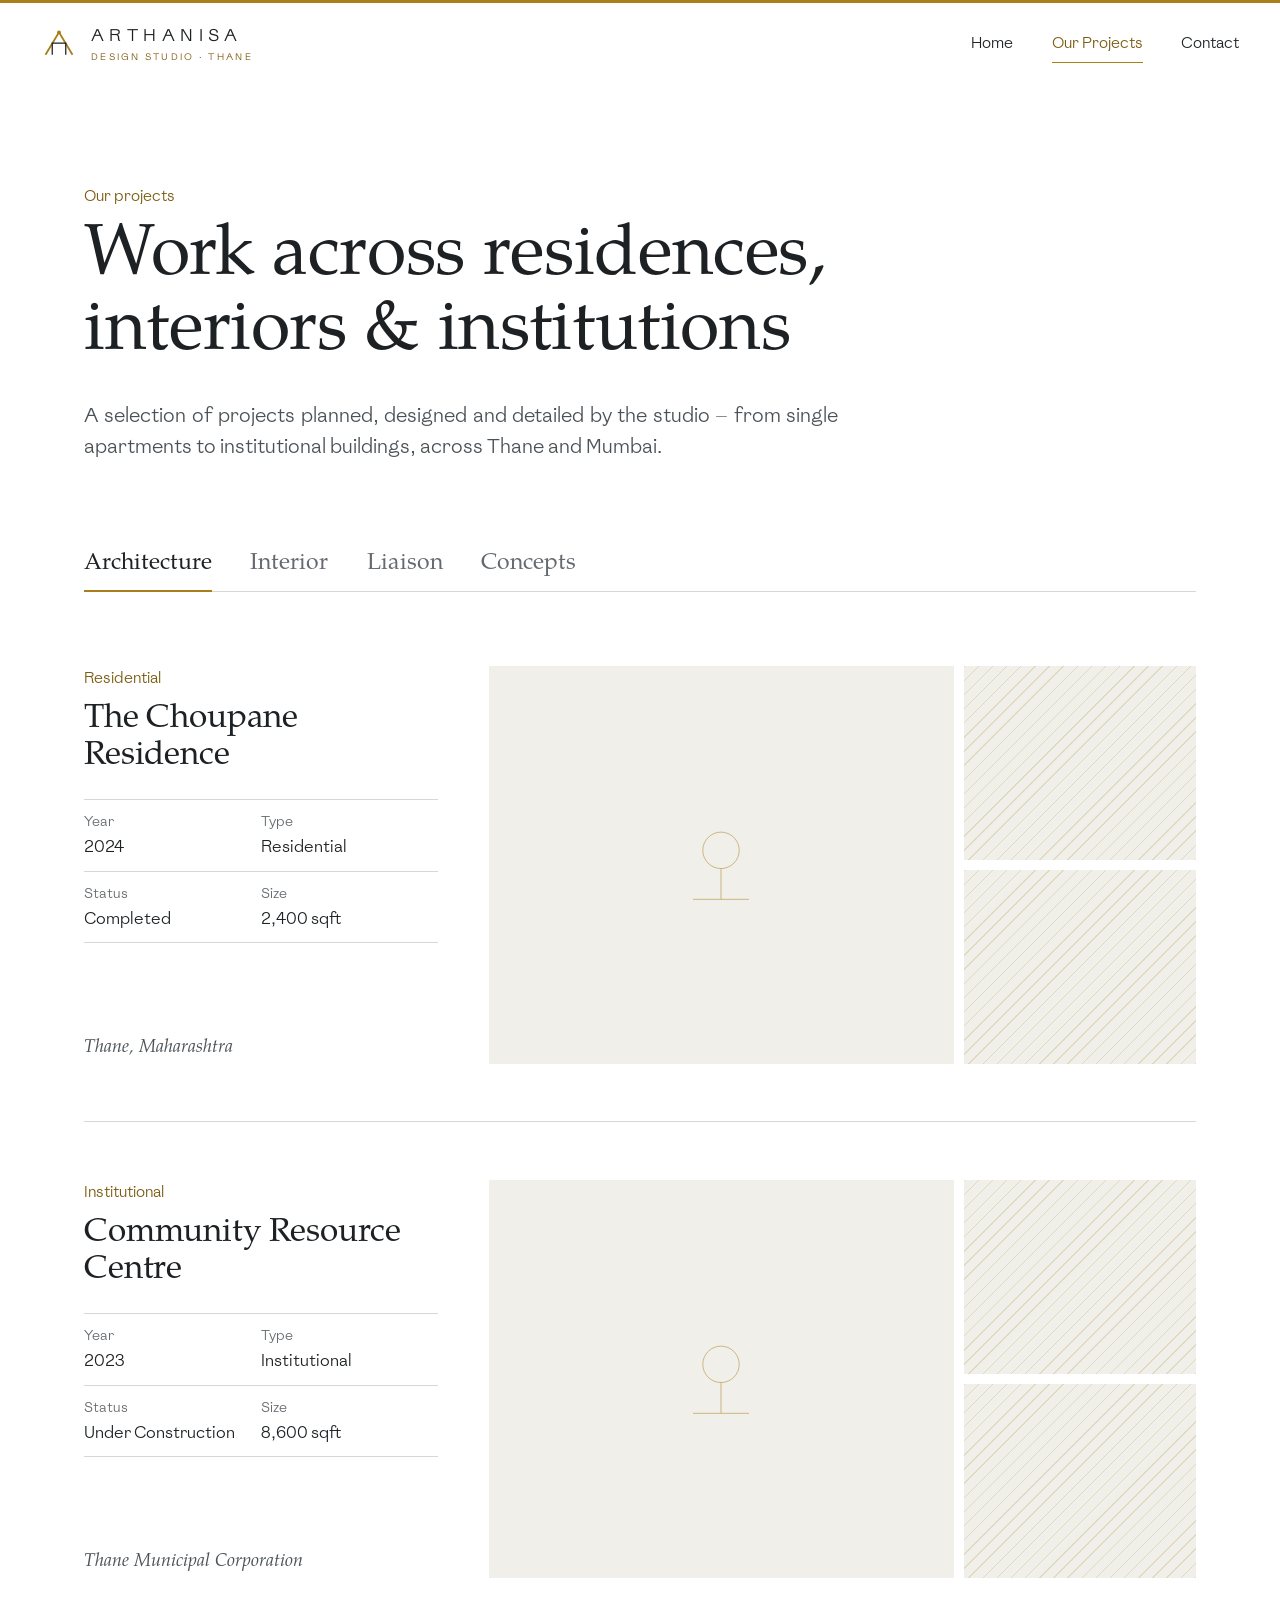
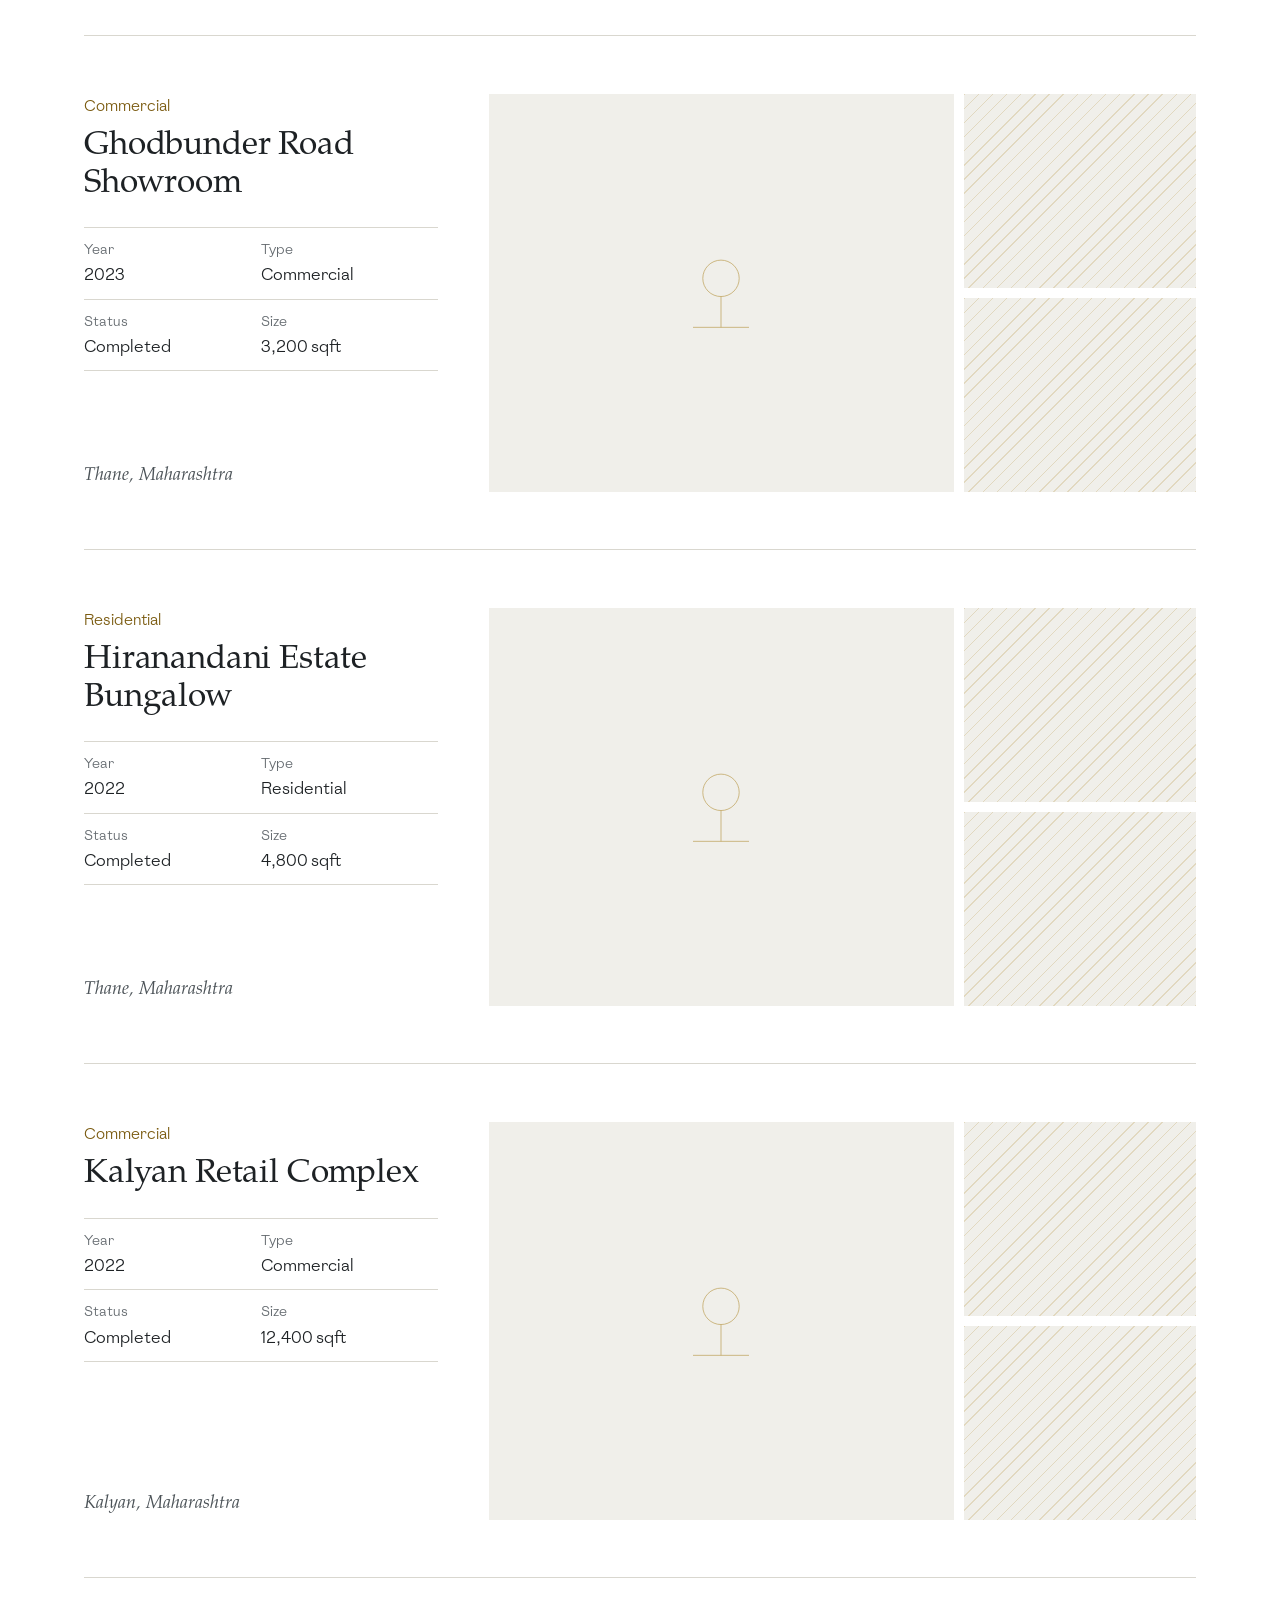
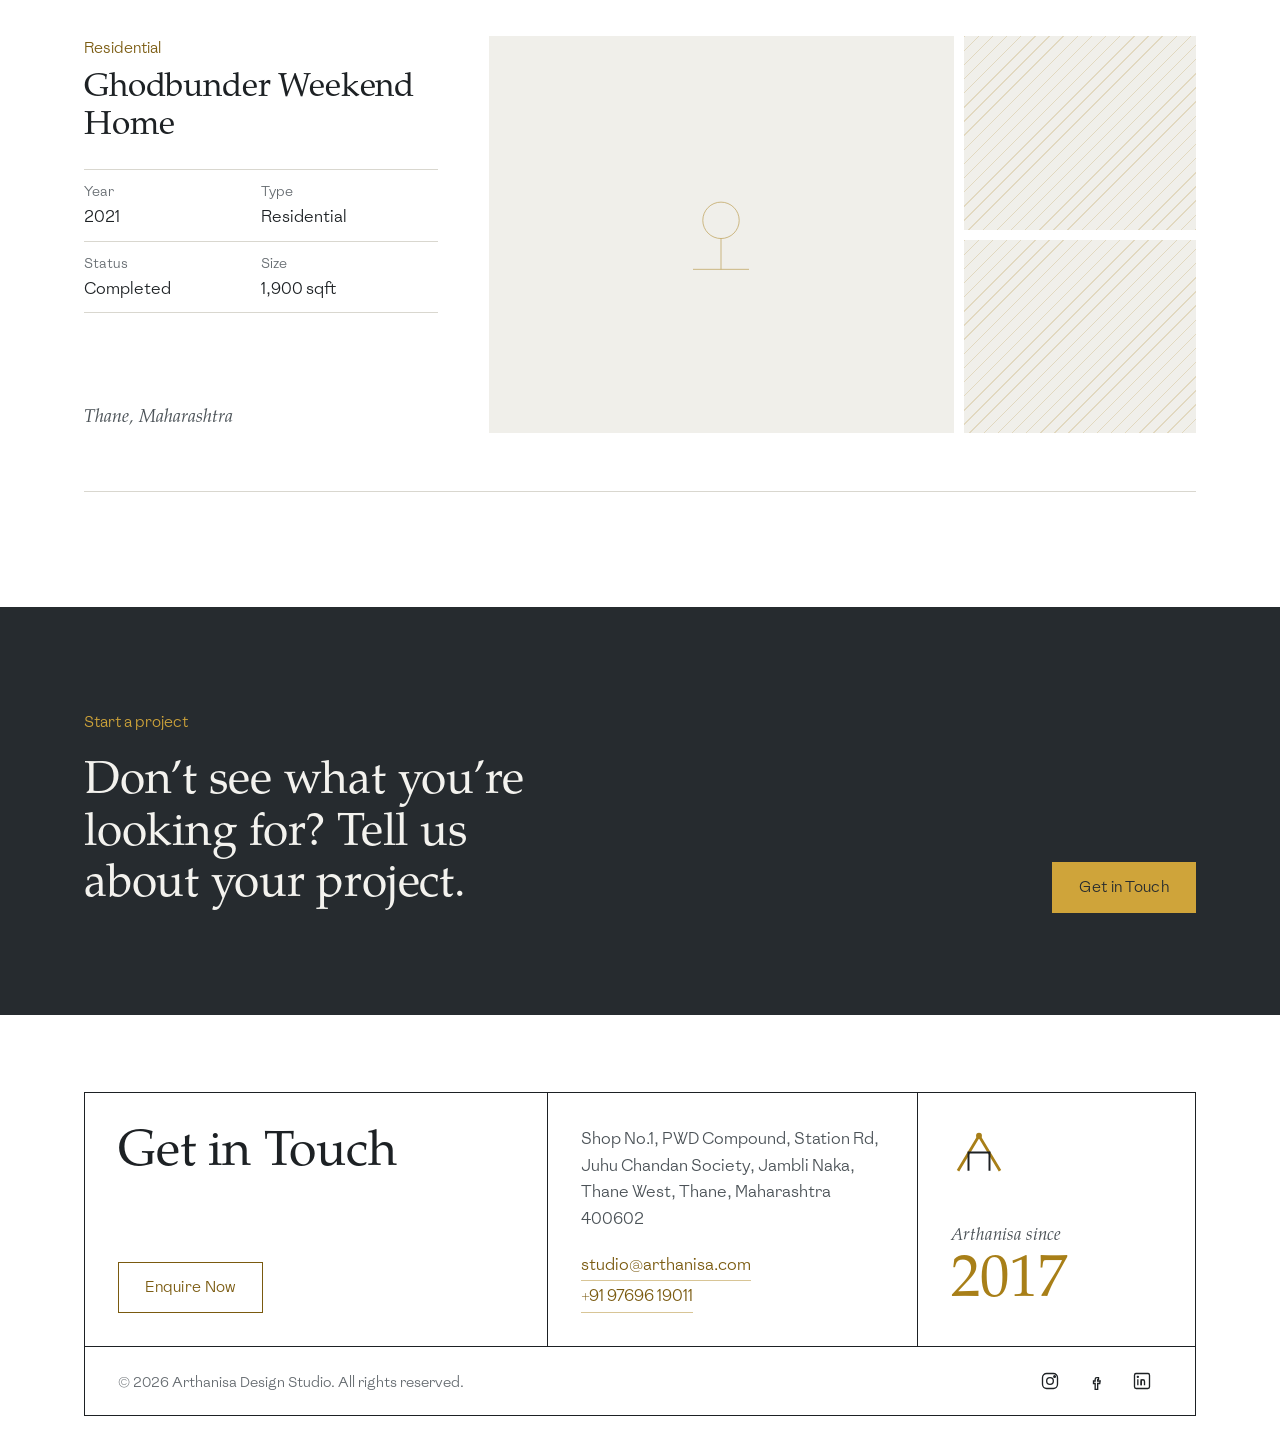
<file: projects.html>
<!DOCTYPE html>
<html lang="en">
<head>
<meta charset="UTF-8">
<meta name="viewport" content="width=device-width, initial-scale=1.0">
<title>Our Projects — Arthanisa Design Studio</title>
<meta name="description" content="Residential, commercial and institutional architecture and interior design projects by Arthanisa Design Studio, Thane.">

<!-- ⚠️ Replace every https://REPLACE-WITH-YOUR-DOMAIN before publishing. -->
<link rel="canonical" href="https://REPLACE-WITH-YOUR-DOMAIN/projects.html">
<meta property="og:type" content="website">
<meta property="og:site_name" content="Arthanisa Design Studio">
<meta property="og:title" content="Our Projects — Arthanisa Design Studio">
<meta property="og:description" content="Residential, commercial and institutional architecture and interior design projects by Arthanisa Design Studio, Thane.">
<meta property="og:url" content="https://REPLACE-WITH-YOUR-DOMAIN/projects.html">
<meta property="og:image" content="https://REPLACE-WITH-YOUR-DOMAIN/hero-townhouse.jpg">
<meta name="twitter:card" content="summary_large_image">
<meta name="theme-color" content="#262B2F">

<link rel="icon" type="image/svg+xml" href="favicon.svg">
<link rel="preload" href="Pagella-Regular.woff" as="font" type="font/woff" crossorigin>
<link rel="preload" href="Absans-Text.woff" as="font" type="font/woff" crossorigin>
<link rel="preload" href="Absans-Logo.woff" as="font" type="font/woff" crossorigin>
<script>document.documentElement.classList.add('js');</script>
<link rel="stylesheet" href="style.css?v=38">
</head>
<body>

<a class="skip-link" href="#main">Skip to content</a>

<!-- ================= HEADER ================= -->
<header class="site-header">
  <div class="wrap">
    <a href="index.html" class="logo">
      <svg class="logo-mark" viewBox="0 0 40 40" fill="none" xmlns="http://www.w3.org/2000/svg" aria-hidden="true">
          <path d="M5 32 L20 7 L35 32" stroke="#A87F18" stroke-width="2"/>
          <path d="M12.5 32 V19 H27.5 V32" stroke="#1D2124" stroke-width="1.4"/>
          <circle cx="20" cy="7" r="2.1" fill="#A87F18"/>
        </svg>
      <span class="logo-text">
        <span class="logo-word">ARTHANISA</span>
        <span class="logo-sub">Design Studio · Thane</span>
      </span>
    </a>

    <div class="nav-menu">
      <ul class="nav-links" id="nav-links">
        <li class="nav-panel-head">Arthanisa Design Studio</li>
        <li><a href="index.html">Home</a></li>
        <li><a href="projects.html" aria-current="page">Our Projects</a></li>
        <li class="nav-subitem"><a href="projects.html?filter=architecture">Architecture</a></li>
        <li class="nav-subitem"><a href="projects.html?filter=interior">Interior</a></li>
        <li class="nav-subitem"><a href="projects.html?filter=liaison">Liaison</a></li>
        <li class="nav-subitem"><a href="projects.html?filter=concepts">Concepts</a></li>
        <li><a href="contact.html">Contact</a></li>
      </ul>
      <button class="nav-toggle" aria-label="Menu" aria-expanded="false" aria-controls="nav-links">
        <span></span><span></span><span></span>
      </button>
    </div>
  </div>
</header>

<main id="main">

<!-- ================= PAGE HERO ================= -->
<section class="page-hero">
  <div class="wrap">
    <p class="eyebrow">Our projects</p>
    <h1>Work across residences, interiors &amp; institutions</h1>
    <p class="lede">A selection of projects planned, designed and detailed by the studio — from single apartments to institutional buildings, across Thane and Mumbai.</p>
  </div>
</section>

<!-- ================= FILTERABLE LIST =================
     PLACEHOLDER DATA. Every entry below needs to be replaced with a
     real project — name, year, size, status and photographs — before
     this page goes in front of a client. The empty .pf-tile boxes are
     where the photos go:
         <div class="pf-tile"><img src="project-x-1.jpg" alt="..."></div>
     There is currently no project tagged data-cat="liaison", which is
     why that filter shows the empty-state message. -->
<section class="section section--projects">
  <div class="wrap">
    <div class="filter-bar" role="group" aria-label="Filter projects by type">
      <button class="filter-btn is-active" data-filter="architecture" aria-pressed="true">Architecture</button>
      <button class="filter-btn" data-filter="interior" aria-pressed="false">Interior</button>
      <button class="filter-btn" data-filter="liaison" aria-pressed="false">Liaison</button>
      <button class="filter-btn" data-filter="concepts" aria-pressed="false">Concepts</button>
    </div>

    <div class="project-list" id="project-list">

      <article class="project-feature" data-cat="architecture">
        <div class="pf-meta">
          <span class="tag">Residential</span>
          <h3>The Choupane Residence</h3>
          <dl class="pf-specs">
            <div><dt>Year</dt><dd>2024</dd></div>
            <div><dt>Type</dt><dd>Residential</dd></div>
            <div><dt>Status</dt><dd>Completed</dd></div>
            <div><dt>Size</dt><dd>2,400 sqft</dd></div>
          </dl>
          <span class="loc">Thane, Maharashtra</span>
        </div>
        <div class="pf-media">
          <div class="pf-tile pf-map">
            <svg viewBox="0 0 200 200" width="60%" height="60%" aria-hidden="true">
              <g stroke="#A87F18" stroke-width="1" opacity="0.7" fill="none">
                <circle cx="100" cy="80" r="26"/>
                <path d="M100 106 L100 150"/>
                <path d="M60 150 H140"/>
              </g>
            </svg>
          </div>
          <div class="pf-tile"></div>
          <div class="pf-tile"></div>
        </div>
      </article>

      <article class="project-feature" data-cat="interior">
        <div class="pf-meta">
          <span class="tag">Interior</span>
          <h3>Panvel Apartment Interiors</h3>
          <dl class="pf-specs">
            <div><dt>Year</dt><dd>2024</dd></div>
            <div><dt>Type</dt><dd>Interior Fit-out</dd></div>
            <div><dt>Status</dt><dd>Completed</dd></div>
            <div><dt>Size</dt><dd>1,150 sqft</dd></div>
          </dl>
          <span class="loc">Navi Mumbai</span>
        </div>
        <div class="pf-media">
          <div class="pf-tile pf-map">
            <svg viewBox="0 0 200 200" width="60%" height="60%" aria-hidden="true">
              <g stroke="#A87F18" stroke-width="1" opacity="0.7" fill="none">
                <circle cx="100" cy="80" r="26"/>
                <path d="M100 106 L100 150"/>
                <path d="M60 150 H140"/>
              </g>
            </svg>
          </div>
          <div class="pf-tile"></div>
          <div class="pf-tile"></div>
        </div>
      </article>

      <article class="project-feature" data-cat="architecture">
        <div class="pf-meta">
          <span class="tag">Institutional</span>
          <h3>Community Resource Centre</h3>
          <dl class="pf-specs">
            <div><dt>Year</dt><dd>2023</dd></div>
            <div><dt>Type</dt><dd>Institutional</dd></div>
            <div><dt>Status</dt><dd>Under Construction</dd></div>
            <div><dt>Size</dt><dd>8,600 sqft</dd></div>
          </dl>
          <span class="loc">Thane Municipal Corporation</span>
        </div>
        <div class="pf-media">
          <div class="pf-tile pf-map">
            <svg viewBox="0 0 200 200" width="60%" height="60%" aria-hidden="true">
              <g stroke="#A87F18" stroke-width="1" opacity="0.7" fill="none">
                <circle cx="100" cy="80" r="26"/>
                <path d="M100 106 L100 150"/>
                <path d="M60 150 H140"/>
              </g>
            </svg>
          </div>
          <div class="pf-tile"></div>
          <div class="pf-tile"></div>
        </div>
      </article>

      <article class="project-feature" data-cat="architecture">
        <div class="pf-meta">
          <span class="tag">Commercial</span>
          <h3>Ghodbunder Road Showroom</h3>
          <dl class="pf-specs">
            <div><dt>Year</dt><dd>2023</dd></div>
            <div><dt>Type</dt><dd>Commercial</dd></div>
            <div><dt>Status</dt><dd>Completed</dd></div>
            <div><dt>Size</dt><dd>3,200 sqft</dd></div>
          </dl>
          <span class="loc">Thane, Maharashtra</span>
        </div>
        <div class="pf-media">
          <div class="pf-tile pf-map">
            <svg viewBox="0 0 200 200" width="60%" height="60%" aria-hidden="true">
              <g stroke="#A87F18" stroke-width="1" opacity="0.7" fill="none">
                <circle cx="100" cy="80" r="26"/>
                <path d="M100 106 L100 150"/>
                <path d="M60 150 H140"/>
              </g>
            </svg>
          </div>
          <div class="pf-tile"></div>
          <div class="pf-tile"></div>
        </div>
      </article>

      <article class="project-feature" data-cat="architecture">
        <div class="pf-meta">
          <span class="tag">Residential</span>
          <h3>Hiranandani Estate Bungalow</h3>
          <dl class="pf-specs">
            <div><dt>Year</dt><dd>2022</dd></div>
            <div><dt>Type</dt><dd>Residential</dd></div>
            <div><dt>Status</dt><dd>Completed</dd></div>
            <div><dt>Size</dt><dd>4,800 sqft</dd></div>
          </dl>
          <span class="loc">Thane, Maharashtra</span>
        </div>
        <div class="pf-media">
          <div class="pf-tile pf-map">
            <svg viewBox="0 0 200 200" width="60%" height="60%" aria-hidden="true">
              <g stroke="#A87F18" stroke-width="1" opacity="0.7" fill="none">
                <circle cx="100" cy="80" r="26"/>
                <path d="M100 106 L100 150"/>
                <path d="M60 150 H140"/>
              </g>
            </svg>
          </div>
          <div class="pf-tile"></div>
          <div class="pf-tile"></div>
        </div>
      </article>

      <article class="project-feature" data-cat="interior">
        <div class="pf-meta">
          <span class="tag">Interior</span>
          <h3>Wagle Estate Office Fit-out</h3>
          <dl class="pf-specs">
            <div><dt>Year</dt><dd>2024</dd></div>
            <div><dt>Type</dt><dd>Interior Fit-out</dd></div>
            <div><dt>Status</dt><dd>Completed</dd></div>
            <div><dt>Size</dt><dd>2,000 sqft</dd></div>
          </dl>
          <span class="loc">Thane, Maharashtra</span>
        </div>
        <div class="pf-media">
          <div class="pf-tile pf-map">
            <svg viewBox="0 0 200 200" width="60%" height="60%" aria-hidden="true">
              <g stroke="#A87F18" stroke-width="1" opacity="0.7" fill="none">
                <circle cx="100" cy="80" r="26"/>
                <path d="M100 106 L100 150"/>
                <path d="M60 150 H140"/>
              </g>
            </svg>
          </div>
          <div class="pf-tile"></div>
          <div class="pf-tile"></div>
        </div>
      </article>

      <article class="project-feature" data-cat="architecture">
        <div class="pf-meta">
          <span class="tag">Commercial</span>
          <h3>Kalyan Retail Complex</h3>
          <dl class="pf-specs">
            <div><dt>Year</dt><dd>2022</dd></div>
            <div><dt>Type</dt><dd>Commercial</dd></div>
            <div><dt>Status</dt><dd>Completed</dd></div>
            <div><dt>Size</dt><dd>12,400 sqft</dd></div>
          </dl>
          <span class="loc">Kalyan, Maharashtra</span>
        </div>
        <div class="pf-media">
          <div class="pf-tile pf-map">
            <svg viewBox="0 0 200 200" width="60%" height="60%" aria-hidden="true">
              <g stroke="#A87F18" stroke-width="1" opacity="0.7" fill="none">
                <circle cx="100" cy="80" r="26"/>
                <path d="M100 106 L100 150"/>
                <path d="M60 150 H140"/>
              </g>
            </svg>
          </div>
          <div class="pf-tile"></div>
          <div class="pf-tile"></div>
        </div>
      </article>

      <article class="project-feature" data-cat="concepts">
        <div class="pf-meta">
          <span class="tag">Institutional</span>
          <h3>MHADA Housing Cluster — Design Study</h3>
          <dl class="pf-specs">
            <div><dt>Year</dt><dd>2023</dd></div>
            <div><dt>Type</dt><dd>Institutional</dd></div>
            <div><dt>Status</dt><dd>Design Study</dd></div>
            <div><dt>Size</dt><dd>&mdash;</dd></div>
          </dl>
          <span class="loc">Mumbai Metropolitan Region</span>
        </div>
        <div class="pf-media">
          <div class="pf-tile pf-map">
            <svg viewBox="0 0 200 200" width="60%" height="60%" aria-hidden="true">
              <g stroke="#A87F18" stroke-width="1" opacity="0.7" fill="none">
                <circle cx="100" cy="80" r="26"/>
                <path d="M100 106 L100 150"/>
                <path d="M60 150 H140"/>
              </g>
            </svg>
          </div>
          <div class="pf-tile"></div>
          <div class="pf-tile"></div>
        </div>
      </article>

      <article class="project-feature" data-cat="architecture">
        <div class="pf-meta">
          <span class="tag">Residential</span>
          <h3>Ghodbunder Weekend Home</h3>
          <dl class="pf-specs">
            <div><dt>Year</dt><dd>2021</dd></div>
            <div><dt>Type</dt><dd>Residential</dd></div>
            <div><dt>Status</dt><dd>Completed</dd></div>
            <div><dt>Size</dt><dd>1,900 sqft</dd></div>
          </dl>
          <span class="loc">Thane, Maharashtra</span>
        </div>
        <div class="pf-media">
          <div class="pf-tile pf-map">
            <svg viewBox="0 0 200 200" width="60%" height="60%" aria-hidden="true">
              <g stroke="#A87F18" stroke-width="1" opacity="0.7" fill="none">
                <circle cx="100" cy="80" r="26"/>
                <path d="M100 106 L100 150"/>
                <path d="M60 150 H140"/>
              </g>
            </svg>
          </div>
          <div class="pf-tile"></div>
          <div class="pf-tile"></div>
        </div>
      </article>

    </div>

    <!-- shown by script.js when a filter matches nothing -->
    <div class="projects-empty" id="projects-empty" role="status" hidden>
      <strong>Nothing in this category yet</strong>
      <p>We&rsquo;re still adding work to this section. In the meantime, browse the other categories or tell us about your project.</p>
      <a href="contact.html" class="btn">Get in Touch</a>
    </div>
  </div>
</section>

<!-- ================= CTA ================= -->
<section class="cta-band">
  <div class="wrap">
    <p class="eyebrow">Start a project</p>
    <h2>Don&rsquo;t see what you&rsquo;re looking for? Tell us about your project.</h2>
    <div class="cta-actions">
      <a href="contact.html" class="btn btn--solid">Get in Touch</a>
    </div>
  </div>
</section>

</main>

<!-- ================= FOOTER (identical on all three pages) =================
     Laid out as a drawing title block. -->
<footer class="site-footer">
  <div class="wrap">
    <div class="title-block">
      <div class="tb-cell tb-main">
        <h2>Get in Touch</h2>
        <a href="contact.html" class="btn">Enquire Now</a>
      </div>

      <div class="tb-cell tb-contact">
        <address>
          Shop No.1, PWD Compound, Station Rd, Juhu Chandan Society,
          Jambli Naka, Thane West, Thane, Maharashtra 400602
        </address>
        <a href="mailto:studio@arthanisa.com">studio@arthanisa.com</a>
        <a href="tel:+919769619011">+91 97696 19011</a>
      </div>

      <div class="tb-cell tb-brand">
        <svg class="logo-mark" viewBox="0 0 40 40" fill="none" xmlns="http://www.w3.org/2000/svg" aria-hidden="true">
          <path d="M5 32 L20 7 L35 32" stroke="#A87F18" stroke-width="2"/>
          <path d="M12.5 32 V19 H27.5 V32" stroke="#1D2124" stroke-width="1.4"/>
          <circle cx="20" cy="7" r="2.1" fill="#A87F18"/>
        </svg>
        <div class="since">Arthanisa since <b>2017</b></div>
      </div>

      <div class="legal-row">
        <div class="legal-links">
          <!-- The Privacy policy / Terms links are left out until the two
               pages exist. Put them back with:
               <a href="privacy.html">Privacy policy</a>
               <a href="terms.html">Terms &amp; Conditions</a>
               A privacy notice is worth doing soon — the enquiry form collects
               name, email and phone. -->
          <span class="copyright">&copy; <span id="year">2026</span> Arthanisa Design Studio. All rights reserved.</span>
        </div>
        <!-- TODO (client): real profile URLs. Currently placeholders. -->
        <div class="social-icons">
        <a href="#" aria-label="Instagram"><svg viewBox="0 0 24 24" fill="none" stroke="currentColor" stroke-width="1.6" aria-hidden="true"><rect x="3" y="3" width="18" height="18" rx="5"/><circle cx="12" cy="12" r="4"/><circle cx="17.5" cy="6.5" r="1"/></svg></a>
        <a href="#" aria-label="Facebook"><svg viewBox="0 0 24 24" fill="none" stroke="currentColor" stroke-width="1.6" aria-hidden="true"><path d="M15 8h-2a2 2 0 0 0-2 2v2H9v3h2v7h3v-7h2.5l.5-3H14v-1.5a.5.5 0 0 1 .5-.5H15V8Z"/></svg></a>
        <a href="#" aria-label="LinkedIn"><svg viewBox="0 0 24 24" fill="none" stroke="currentColor" stroke-width="1.6" aria-hidden="true"><rect x="3" y="3" width="18" height="18" rx="2"/><line x1="7" y1="10" x2="7" y2="17"/><circle cx="7" cy="7" r=".6" fill="currentColor"/><path d="M11 17v-4.5a2 2 0 0 1 4 0V17"/><line x1="11" y1="10" x2="11" y2="17"/></svg></a>
      </div>
      </div>
    </div>
  </div>
</footer>

<script src="script.js?v=38"></script>
</body>
</html>
</file>
<file: style.css>
/* =========================================================
   ARTHANISA DESIGN STUDIO — stylesheet (revision 20)

   The idea: the site borrows the conventions of an architectural
   drawing sheet. The name is "dimensioned" in the hero (artha =
   meaningful, nisa = home), the four services sit on the same
   dimension chain because they really are stages in sequence, and
   the footer is laid out as a drawing title block.

   Palette: brass gold on white and lime-plaster grey, with one
   basalt band per page — Deccan basalt being the building stone of
   Thane and Mumbai. The gold values are unchanged from revision 19,
   so they still match the logo work.

   Type: two families, both self-hosted.
     Pagella (TeX Gyre, a Palatino design)  headings, quote, italics
     Absans                                 running copy, UI, wordmark

   Order of this file:
     1  fonts + tokens        7  team
     2  base + utilities      8  empanelment
     3  header / nav          9  expertise
     4  home hero            10  quote band
     5  page hero (inner)    11  projects
     6  about / vision       12  contact
                             13  CTA + footer (title block)
   ========================================================= */

/* ---------- 1. fonts + tokens ---------- */
@font-face{
  font-family:'Pagella';
  src:url('Pagella-Regular.woff') format('woff');
  font-weight:400; font-style:normal; font-display:swap;
}
@font-face{
  font-family:'Pagella';
  src:url('Pagella-Italic.woff') format('woff');
  font-weight:400; font-style:italic; font-display:swap;
}
@font-face{
  font-family:'Absans';
  src:url('Absans-Text.woff') format('woff');
  font-weight:400; font-style:normal; font-display:swap;
}
/* capitals-only cut, for the wordmark */
@font-face{
  font-family:'Absans Logo';
  src:url('Absans-Logo.woff') format('woff');
  font-weight:400; font-style:normal; font-display:swap;
}

:root{
  /* type colours */
  --ink:          #1D2124;   /* headings        16.2:1 on white */
  --graphite:     #4B5257;   /* running copy     7.9:1 on white */
  --graphite-2:   #646A6F;   /* small print      5.4:1 on white */

  /* gold — same four weights as before, same rules:
       --gold          dark grounds only
       --gold-mid      rules, strokes, display-size type on white
       --gold-deep     small text on white, solid fills
       --gold-darkest  hover beneath a --gold-deep fill */
  --gold:         #CFA43A;
  --gold-mid:     #A87F18;
  --gold-deep:    #7A5A0F;
  --gold-darkest: #5C420A;

  /* grounds */
  --white:        #FFFFFF;
  --lime:         #F0EFEA;   /* lime-plaster grey */
  --basalt:       #262B2F;   /* the one dark band */
  --basalt-2:     #31373C;

  /* lines + type on dark */
  --rule:         #D9D7CF;
  --rule-gold:    rgba(168,127,24,.45);
  --on-dark:      #F3F2EE;
  --on-dark-mute: #BCC0C2;
  --on-dark-line: rgba(243,242,238,.16);

  --serif: 'Pagella', 'Palatino Linotype', Palatino, 'Book Antiqua', Georgia, serif;
  --sans:  'Absans', 'Avenir Next', 'Century Gothic', 'Segoe UI', system-ui, sans-serif;
  --logo:  'Absans Logo', 'Absans', 'Century Gothic', sans-serif;

  --container: 1240px;
  --pad: clamp(22px, 5vw, 72px);
  --ease: cubic-bezier(.22,.61,.36,1);

  /* how far the wrap's content edge sits from the viewport edge —
     used to let a photo run off the page on one side */
  --gutter: calc(max(0px, (100vw - var(--container)) / 2) + var(--pad));
}

/* ---------- 2. base + utilities ---------- */
*,*::before,*::after{ box-sizing:border-box; }

html{ scroll-behavior:smooth; background:var(--white); }

body{
  margin:0;
  background:var(--white);
  color:var(--graphite);
  font-family:var(--sans);
  font-size:17px;
  line-height:1.65;
  -webkit-font-smoothing:antialiased;
  font-synthesis:none;
  overflow-x:clip;
}

img{ max-width:100%; display:block; }
a{ color:inherit; text-decoration:none; }
p{ margin:0 0 1em; }
ul, ol{ margin:0; padding:0; list-style:none; }
figure{ margin:0; }
button{ font-family:inherit; }

h1,h2,h3,h4{
  font-family:var(--serif);
  font-weight:400;
  line-height:1.12;
  margin:0 0 .5em;
  color:var(--ink);
  letter-spacing:-.005em;
}

b, strong{ font-family:var(--serif); font-weight:400; color:var(--ink); }

/* inline italics are the serif — used for the Sanskrit words */
em, i{
  font-family:var(--serif);
  font-style:italic;
  font-size:1.06em;
  line-height:1;
  color:var(--gold-deep);
}

/* Justified running copy — client request, round 1. Anything set in
   a narrow column (the four expertise stages, the contact details,
   captions) stays ragged: justifying a 250px column opens rivers. */
.about-copy p, .vision-copy p, .founder p,
.lede, .empanelment-item .caption{
  text-align:justify;
  text-justify:inter-word;
  hyphens:auto;
}
@media (max-width:600px){
  .lede, .empanelment-item .caption{ text-align:left; }
}

:focus-visible{ outline:2px solid var(--gold-deep); outline-offset:3px; }

.sr-only{
  position:absolute; width:1px; height:1px;
  padding:0; margin:-1px; overflow:hidden;
  clip-path:inset(50%); white-space:nowrap; border:0;
}

.skip-link{
  position:absolute; left:16px; top:-60px; z-index:200;
  background:var(--basalt); color:var(--on-dark);
  padding:12px 20px; font-size:14px;
  transition:top .2s var(--ease);
}
.skip-link:focus{ top:16px; }

.wrap{ max-width:var(--container); margin:0 auto; padding:0 var(--pad); }

.section{ padding:clamp(64px,9vw,120px) 0; }

.band-title{ font-size:clamp(34px,4.2vw,52px); }

.band-lead{
  font-family:var(--serif);
  font-style:italic;
  font-size:clamp(20px,1.9vw,24px);
  line-height:1.4;
  color:var(--ink);
  margin-bottom:1.2em;
}

/* the small line above a page title — plain sentence case */
.eyebrow{
  font-size:15px;
  color:var(--gold-deep);
  margin:0 0 12px;
}

.lede{
  font-size:clamp(18px,1.5vw,20px);
  line-height:1.6;
  max-width:58ch;
}

.btn{
  display:inline-flex; align-items:center; justify-content:center;
  min-height:48px; padding:12px 26px;
  border:1px solid var(--gold-deep);
  background:transparent; color:var(--gold-deep);
  font-family:var(--sans); font-size:15px; letter-spacing:.02em;
  cursor:pointer;
  transition:background .25s var(--ease), color .25s var(--ease), border-color .25s var(--ease);
}
.btn:hover{ background:var(--gold-deep); color:var(--white); }

.btn--solid{ background:var(--gold-deep); color:var(--white); }
.btn--solid:hover{ background:var(--gold-darkest); border-color:var(--gold-darkest); }

/* ---------- 3. header / nav ----------
   Wide screens: the full menu row at the top of the page, folding
   into a toggle + panel once you scroll. Narrow screens: the toggle
   from the start. */
.site-header{
  position:fixed; top:0; left:0; right:0; z-index:100;
  padding:22px 0;
  background:transparent;
  border-top:3px solid var(--gold-mid);
  border-bottom:1px solid transparent;
  transition:background .35s var(--ease), padding .35s var(--ease), border-color .35s var(--ease);
}
.site-header.is-scrolled{
  padding:12px 0;
  background:rgba(255,255,255,.94);
  -webkit-backdrop-filter:blur(14px);
  backdrop-filter:blur(14px);
  border-bottom-color:var(--rule);
}
.site-header .wrap{
  display:flex; align-items:center; justify-content:space-between; gap:24px;
  max-width:1680px;
  padding:0 clamp(20px,3.2vw,56px);
}

.logo{ display:flex; align-items:center; gap:14px; flex:none; }
.logo-mark{ width:36px; height:36px; flex:none; }
.logo-text{ display:block; }
.logo-word{
  display:block;
  font-family:var(--logo);
  font-size:17px; line-height:1.2;
  letter-spacing:.32em; margin-right:-.32em;
  color:var(--ink);
}
.logo-sub{
  display:block;
  font-family:var(--logo);
  font-size:9.5px; line-height:1.2;
  letter-spacing:.24em; text-transform:uppercase;
  color:var(--gold-deep);
  margin-top:5px;
}

.nav-menu{ position:relative; display:flex; align-items:center; }

.nav-links{ display:flex; align-items:center; gap:clamp(24px,3vw,44px); }
.nav-links a{
  display:block; padding:6px 0;
  font-size:15px;
  color:var(--ink);
  border-bottom:1px solid transparent;
  transition:color .2s var(--ease), border-color .2s var(--ease);
}
.nav-links a:hover{ color:var(--gold-deep); }
.nav-links a[aria-current]{ color:var(--gold-deep); border-bottom-color:var(--gold-mid); }

.nav-toggle{
  display:none; flex-direction:column; justify-content:center; gap:6px;
  width:44px; height:44px; padding:10px;
  background:none; border:none; cursor:pointer;
}
.nav-toggle span{
  display:block; width:24px; height:1.5px; background:var(--ink);
  transition:transform .3s var(--ease), opacity .3s var(--ease);
}
.nav-toggle.is-active span:nth-child(1){ transform:translateY(7.5px) rotate(45deg); }
.nav-toggle.is-active span:nth-child(2){ opacity:0; }
.nav-toggle.is-active span:nth-child(3){ transform:translateY(-7.5px) rotate(-45deg); }

.nav-panel-head,
.nav-subitem{ display:none; }

/* the panel — shared by the scrolled desktop state and mobile */
.site-header.is-scrolled .nav-toggle{ display:flex; }
.site-header.is-scrolled .nav-links{
  display:none;
  flex-direction:column; align-items:stretch; gap:0;
  position:absolute; top:calc(100% + 14px); right:0;
  min-width:260px; padding:22px 26px 24px;
  background:var(--basalt);
  box-shadow:0 24px 48px rgba(20,24,27,.28);
}
.site-header.is-scrolled .nav-links.is-open{ display:flex; animation:navIn .2s var(--ease) both; }
.site-header.is-scrolled .nav-panel-head{
  display:block;
  font-family:var(--serif); font-style:italic; font-size:16px;
  color:var(--gold);
  padding-bottom:12px; margin-bottom:8px;
  border-bottom:1px solid var(--on-dark-line);
}
.site-header.is-scrolled .nav-links a{
  font-family:var(--serif); font-size:21px;
  padding:6px 0; border:0;
  color:var(--on-dark);
}
.site-header.is-scrolled .nav-links a:hover,
.site-header.is-scrolled .nav-links a[aria-current]{ color:var(--gold); }
.site-header.is-scrolled .nav-subitem{ display:block; }
.site-header.is-scrolled .nav-subitem a{
  font-family:var(--sans); font-size:15px;
  padding:4px 0 4px 18px;
  color:var(--on-dark-mute);
  border-left:1px solid var(--on-dark-line);
}
.site-header.is-scrolled .nav-subitem a:hover,
.site-header.is-scrolled .nav-subitem a.is-active{ color:var(--gold); border-left-color:var(--gold); }

@keyframes navIn{
  from{ opacity:0; transform:translateY(-6px); }
  to{ opacity:1; transform:none; }
}

@media (max-width:860px){
  .site-header{ padding:14px 0; }
  .logo-mark{ width:30px; height:30px; }
  .logo-word{ font-size:15px; }
  .nav-toggle{ display:flex; }
  .nav-links{
    display:none;
    flex-direction:column; align-items:stretch; gap:0;
    position:absolute; top:calc(100% + 12px); right:0;
    min-width:250px; max-width:84vw; padding:20px 24px 22px;
    background:var(--basalt);
    box-shadow:0 24px 48px rgba(20,24,27,.28);
  }
  .nav-links.is-open{ display:flex; animation:navIn .2s var(--ease) both; }
  .nav-panel-head{
    display:block;
    font-family:var(--serif); font-style:italic; font-size:16px;
    color:var(--gold);
    padding-bottom:12px; margin-bottom:8px;
    border-bottom:1px solid var(--on-dark-line);
  }
  .nav-links a{
    font-family:var(--serif); font-size:21px;
    padding:6px 0; border:0; color:var(--on-dark);
  }
  .nav-links a:hover,
  .nav-links a[aria-current]{ color:var(--gold); }
  .nav-subitem{ display:block; }
  .nav-subitem a{
    font-family:var(--sans); font-size:15px;
    padding:4px 0 4px 18px;
    color:var(--on-dark-mute);
    border-left:1px solid var(--on-dark-line);
  }
  .nav-subitem a.is-active{ color:var(--gold); border-left-color:var(--gold); }
}

/* ---------- 4. home hero ----------
   The name, set as the wordmark, with a dimension chain under it
   measuring its two Sanskrit parts. Then the photograph. */
.hero{
  padding-top:clamp(112px,13vw,170px);
  background:var(--white);
}

.hero-name{
  /* sized so the nine spaced capitals span the content column */
  --ls:.3em;
  display:flex;
  margin:0;
  font-family:var(--logo);
  font-size:min(calc((100vw - 2 * var(--pad)) / 8.3), 132px);
  line-height:1;
  color:var(--ink);
  letter-spacing:0;
}
.name-part{ display:block; }
.name-word{ display:block; letter-spacing:var(--ls); }

/* one dimension: extension lines at both ends, the meaning written
   over the line, oblique ticks where the lines cross. It is shifted
   left by half the tracking so each end falls midway between letters. */
.dim{
  position:relative;
  display:block;
  margin:.1em calc(var(--ls) / 2) 0 calc(var(--ls) / -2);
  padding-bottom:12px;
}
.dim-label{
  display:block;
  padding:0 8px 12px;
  font-family:var(--serif); font-style:italic;
  font-size:clamp(15px,1.5vw,21px); line-height:1;
  letter-spacing:.01em;
  color:var(--gold-deep);
  text-align:center;
}
.dim-line{
  position:relative; display:block;
  height:1px; background:var(--gold-mid);
}
/* extension lines */
.dim::before,
.dim::after{
  content:""; position:absolute; top:-2px; bottom:4px;
  width:1px; background:var(--gold-mid);
}
.dim::before{ left:0; }
.dim::after{ right:0; }
/* ticks */
.dim-line::before,
.dim-line::after{
  content:""; position:absolute; top:-9px;
  width:1.6px; height:19px; background:var(--ink);
  transform:rotate(45deg);
}
.dim-line::before{ left:-.5px; }
.dim-line::after{ right:-1px; }
/* where the two dimensions meet, draw the shared end once */
.name-part + .name-part .dim::before,
.name-part + .name-part .dim-line::before{ display:none; }

.hero-foot{
  display:flex; align-items:flex-end; justify-content:space-between;
  flex-wrap:wrap; gap:20px 40px;
  margin-top:clamp(26px,3vw,40px);
  padding-bottom:clamp(30px,3.6vw,48px);
}
.hero-tagline{
  margin:0;
  font-family:var(--serif);
  font-size:clamp(22px,2.3vw,30px);
  line-height:1.25;
  color:var(--ink);
  max-width:27ch;
  text-wrap:balance;
}

.hero-photo-wrap{
  max-width:1680px; margin:0 auto;
  padding:0 clamp(0px,3.2vw,56px);
}
.hero-photo{
  width:100%;
  height:clamp(300px,46vw,720px);
  object-fit:cover;
  object-position:center 60%;
}

/* the one load moment: the dimension chain draws out from each
   midpoint, then the words settle in */
@media (prefers-reduced-motion:no-preference){
  .hero .dim-line{ animation:dimDraw 1s .25s var(--ease) both; }
  .hero .dim::before,
  .hero .dim::after{ animation:fadeIn .5s .15s var(--ease) both; }
  .hero .dim-label{ animation:fadeIn .7s 1s var(--ease) both; }
}
@keyframes dimDraw{
  from{ clip-path:inset(-10px 50% -10px 50%); }
  to{ clip-path:inset(-10px -2px -10px -2px); }
}
@keyframes fadeIn{
  from{ opacity:0; }
  to{ opacity:1; }
}

/* ---------- 5. page hero (inner pages) ---------- */
.page-hero{
  position:relative;
  padding:clamp(128px,15vw,184px) 0 clamp(36px,4.5vw,64px);
}
.page-hero h1{
  font-size:clamp(40px,5.6vw,72px);
  line-height:1.05;
  max-width:22ch;
  text-wrap:balance;
  margin-bottom:.4em;
}

/* ---------- 6. about / vision ---------- */
.about{ padding-top:clamp(72px,10vw,136px); }

.about-grid{
  display:grid;
  grid-template-columns:minmax(0,7fr) minmax(0,5fr);
  gap:clamp(32px,6vw,96px);
  align-items:start;
}
.about-copy{ max-width:620px; }
.about-copy .band-title{ margin-bottom:.35em; }
.about-figure{
  margin-top:calc(-1 * clamp(24px,5vw,80px));
}
.about-figure img{
  width:100%; height:auto;
  mix-blend-mode:multiply;   /* the paper drops out into the page */
}

.vision{ padding-top:0; }
.vision-grid{
  display:grid;
  grid-template-columns:minmax(0,7fr) minmax(0,5fr);
  gap:clamp(32px,5vw,80px);
  align-items:end;
}
.vision-figure{
  /* runs off the left edge of the page */
  margin-left:calc(-1 * var(--gutter));
}
.vision-figure img{
  width:100%;
  aspect-ratio:672 / 457;
  object-fit:cover;
}
.vision-copy{ max-width:500px; padding-bottom:4px; }
.vision-copy .band-title{ margin-bottom:.45em; }

@media (max-width:900px){
  .about-grid, .vision-grid{ grid-template-columns:1fr; }
  .about-figure{ margin-top:0; max-width:320px; justify-self:center; }
  .vision-figure{ margin-right:calc(-1 * var(--pad)); }
  .vision-copy{ max-width:none; }
}

/* ---------- 7. team ---------- */
.team{ background:var(--lime); }
.team .band-title{ margin-bottom:clamp(32px,4vw,56px); }

.founders{ display:grid; gap:clamp(36px,4.5vw,56px); }
.founder{
  display:grid;
  grid-template-columns:clamp(140px,14vw,184px) minmax(0,1fr);
  gap:clamp(20px,3vw,48px);
  align-items:start;
}
.founder-body{
  display:grid;
  grid-template-columns:minmax(0,4fr) minmax(0,6fr);
  grid-template-rows:auto 1fr;
  gap:0 clamp(24px,3.4vw,56px);
  padding-top:18px;
  border-top:1px solid var(--rule-gold);
}
.founder-body h3,
.founder-body .role{ grid-column:1; }
.founder-body p{ grid-column:2; grid-row:1 / span 2; }

.founder-photo{
  position:relative;
  aspect-ratio:4 / 5;
  background:var(--white);
  display:flex; align-items:center; justify-content:center;
  overflow:hidden;
}
/* a drawn frame inside the mat */
.founder-photo::after{
  content:""; position:absolute; inset:10px;
  border:1px solid var(--rule-gold);
  pointer-events:none;
}
.founder-photo img{
  position:absolute; inset:0;
  width:100%; height:100%; object-fit:cover;
}
.founder-photo .initials{
  font-family:var(--serif);
  font-size:clamp(40px,4.2vw,56px);
  letter-spacing:.06em;
  color:var(--gold-mid);
}
.founder h3{ font-size:clamp(24px,2.3vw,30px); margin:0 0 6px; }
.founder .role{
  display:block;
  font-size:15px; line-height:1.4;
  color:var(--gold-deep);
  margin-bottom:16px;
}
.founder p{ margin:0; max-width:60ch; }

@media (max-width:860px){
  .founder-body{ grid-template-columns:1fr; }
  .founder-body p{ grid-column:1; grid-row:auto; }
}
@media (max-width:520px){
  .founder{ grid-template-columns:1fr; }
  .founder-photo{ width:170px; }
}

/* ---------- 8. empanelment ----------
   Laid out as a register: heading on the left, one row per authority. */
.empanelment-layout{
  display:grid;
  grid-template-columns:minmax(0,4fr) minmax(0,8fr);
  gap:clamp(28px,5vw,80px);
  align-items:start;
}
.empanelment-layout .band-title{ position:sticky; top:110px; }

.empanelment-list{ border-top:1px solid var(--ink); }
.empanelment-item{
  display:grid;
  grid-template-columns:84px minmax(0,1fr);
  gap:clamp(18px,2.6vw,36px);
  align-items:center;
  padding:22px 0;
  border-bottom:1px solid var(--rule);
}
.empanelment-badge{
  display:flex; align-items:center; justify-content:center;
  width:84px; height:84px;
}
.empanelment-badge img{ max-width:84px; max-height:72px; width:auto; height:auto; }
.empanelment-item .caption{
  font-size:16px; line-height:1.6;
  color:var(--graphite);
}
/* the two entries that are a name only read as names */
.empanelment-item--name .caption{
  font-family:var(--serif); font-size:21px; line-height:1.3;
  color:var(--ink);
  text-align:left;
}

@media (max-width:860px){
  .empanelment-layout{ grid-template-columns:1fr; }
  .empanelment-layout .band-title{ position:static; }
}
@media (max-width:480px){
  .empanelment-item{ grid-template-columns:60px minmax(0,1fr); }
  .empanelment-badge{ width:60px; height:60px; }
  .empanelment-badge img{ max-width:54px; max-height:54px; }
}

/* ---------- 9. expertise (the dark band) ----------
   The four services are stages in order, so they sit on one
   dimension chain, the same mark as the hero. */
.expertise{
  background:var(--basalt);
  color:var(--on-dark-mute);
}
.expertise-head{
  display:grid;
  grid-template-columns:minmax(0,4fr) minmax(0,8fr);
  gap:clamp(28px,5vw,80px);
  align-items:baseline;
  margin-bottom:clamp(48px,6vw,88px);
}
.expertise .band-title{ color:var(--on-dark); margin:0; }
.expertise .band-lead{ color:var(--on-dark); margin:0; max-width:30ch; text-align:left; }

.expertise-steps{
  position:relative;
  display:grid; grid-template-columns:repeat(4, minmax(0,1fr));
  border-top:1px solid var(--gold);
}
/* closing tick at the far end of the chain */
.expertise-steps::after{
  content:""; position:absolute; right:-1px; top:-8px;
  width:1.5px; height:15px; background:var(--gold);
  transform:rotate(45deg);
}
.expertise-step{
  position:relative;
  padding:30px clamp(16px,2.4vw,36px) 0 0;
}
.expertise-step::before{
  content:""; position:absolute; left:-1px; top:-8px;
  width:1.5px; height:15px; background:var(--gold);
  transform:rotate(45deg);
}
.expertise-num{
  position:absolute; left:0; top:-38px;
  font-family:var(--serif); font-size:18px; line-height:1;
  color:var(--gold);
}
.expertise-ico{
  display:block; width:44px; height:44px;
  color:var(--gold);
  margin-bottom:22px;
}
.expertise-ico svg{ width:100%; height:100%; }
.expertise-step h3{
  font-size:clamp(22px,2vw,26px);
  color:var(--on-dark);
  margin-bottom:12px;
}
.expertise-step p{ font-size:16px; margin:0; }

@media (max-width:980px){
  .expertise-head{ grid-template-columns:1fr; gap:14px; }
  .expertise-steps{ grid-template-columns:1fr 1fr; row-gap:64px; border-top:0; }
  .expertise-steps::after{ display:none; }
  .expertise-step{ border-top:1px solid var(--gold); }
}
@media (max-width:600px){
  /* the chain turns vertical */
  .expertise-steps{
    grid-template-columns:1fr; row-gap:0;
    border-left:1px solid var(--gold);
    margin-left:6px;
  }
  .expertise-step{ border-top:0; padding:0 0 44px 34px; }
  .expertise-step:last-child{ padding-bottom:0; }
  .expertise-step::before{ left:-8px; top:-1px; width:15px; height:1.5px; }
  .expertise-num{ position:static; display:block; margin-bottom:14px; }
}

/* ---------- 10. quote band ----------
   The photo stays a fixed background, so it holds still while the
   band scrolls over it. It is pulled to greyscale against basalt so
   the blue glass doesn't fight the gold. */
.quote-band{
  position:relative;
  display:flex; align-items:center;
  min-height:clamp(320px,34vw,480px);
  padding:clamp(56px,7vw,96px) 0;
  overflow:hidden;
  background-color:var(--basalt);
  background-image:url('quote-bg.jpg');
  background-repeat:no-repeat;
  background-position:center;
  background-size:cover;
  background-attachment:fixed;
  background-blend-mode:luminosity;
}
.quote-band__overlay{
  position:absolute; inset:0;
  background:linear-gradient(90deg, rgba(30,34,37,.86) 0%, rgba(30,34,37,.62) 60%, rgba(30,34,37,.4) 100%);
}
.quote-band__text{
  position:relative; z-index:1;
  width:100%; max-width:var(--container);
  margin:0 auto; padding:0 var(--pad);
}
.quote-band__text p{
  margin:0;
  max-width:24ch;
  font-family:var(--serif); font-style:italic;
  font-size:clamp(28px,3.6vw,46px); line-height:1.2;
  color:var(--on-dark);
  text-align:left; hyphens:manual;
}
.quote-band__text span{
  display:block; margin-top:24px;
  font-size:16px;
  color:var(--gold);
}
@media (hover:none), (max-width:860px){
  .quote-band{ background-attachment:scroll; }
}

/* ---------- 11. projects ---------- */
.section--projects{ padding-top:0; }

.filter-bar{
  display:flex; flex-wrap:wrap; gap:0 clamp(20px,3vw,40px);
  border-bottom:1px solid var(--rule);
  margin:0 0 clamp(8px,1.5vw,16px);
}
.filter-btn{
  position:relative;
  padding:14px 0 16px;
  background:none; border:0; cursor:pointer;
  font-family:var(--serif); font-size:clamp(19px,1.8vw,23px);
  color:var(--graphite-2);
  transition:color .2s var(--ease);
}
.filter-btn::after{
  content:""; position:absolute; left:0; right:0; bottom:-1px;
  height:2px; background:transparent;
  transition:background .2s var(--ease);
}
.filter-btn:hover{ color:var(--ink); }
.filter-btn.is-active{ color:var(--ink); }
.filter-btn.is-active::after{ background:var(--gold-mid); }

.project-feature{
  display:grid;
  grid-template-columns:minmax(0,4fr) minmax(0,8fr);
  gap:clamp(24px,4vw,64px);
  padding:clamp(36px,4.5vw,60px) 0;
  border-bottom:1px solid var(--rule);
}
.project-feature.is-hidden{ display:none; }

.pf-meta{ display:flex; flex-direction:column; }
.pf-meta .tag{
  font-size:15px; color:var(--gold-deep);
  margin-bottom:10px;
}
.pf-meta h3{
  font-size:clamp(26px,2.6vw,34px);
  margin:0 0 24px;
}
.pf-specs{
  display:grid; grid-template-columns:1fr 1fr;
  gap:0; margin:0 0 20px;
  border-top:1px solid var(--rule);
}
.pf-specs div{
  padding:10px 0;
  border-bottom:1px solid var(--rule);
}
.pf-specs div:nth-child(odd){ padding-right:14px; }
.pf-specs dt{ font-size:13.5px; color:var(--graphite-2); }
.pf-specs dd{ margin:2px 0 0; font-size:16px; color:var(--ink); }
.pf-meta .loc{
  margin-top:auto;
  font-family:var(--serif); font-style:italic; font-size:18px;
  color:var(--graphite);
}

.pf-media{
  display:grid;
  grid-template-columns:2fr 1fr; grid-template-rows:1fr 1fr;
  gap:10px;
  aspect-ratio:16 / 9;
}
.pf-tile{
  position:relative; overflow:hidden;
  /* section hatching — the drawing convention for "to be filled in" */
  background:
    repeating-linear-gradient(135deg, rgba(168,127,24,.2) 0 1px, transparent 1px 10px),
    var(--lime);
}
.pf-tile:first-child{ grid-row:1 / span 2; }
.pf-tile img{ width:100%; height:100%; object-fit:cover; }
.pf-map{
  display:flex; align-items:center; justify-content:center;
  background:var(--lime);
}
.pf-map svg{ max-width:140px; }

.projects-empty{
  padding:clamp(48px,7vw,88px) clamp(20px,3vw,40px);
  margin-top:clamp(28px,3vw,40px);
  text-align:center;
  background:
    repeating-linear-gradient(135deg, rgba(168,127,24,.12) 0 1px, transparent 1px 10px),
    var(--white);
  border:1px solid var(--rule);
}
.projects-empty[hidden]{ display:none; }
.projects-empty strong{
  display:block; margin-bottom:10px;
  font-size:clamp(24px,2.4vw,30px);
}
.projects-empty p{ max-width:46ch; margin:0 auto 18px; }

@media (max-width:600px){
  /* the four filters stay on one line and scroll sideways if needed */
  .filter-bar{
    flex-wrap:nowrap; overflow-x:auto;
    gap:0 22px;
    margin-right:calc(-1 * var(--pad)); padding-right:var(--pad);
    scrollbar-width:none;
  }
  .filter-bar::-webkit-scrollbar{ display:none; }
  .filter-btn{ flex:none; font-size:19px; }
}
@media (max-width:820px){
  .project-feature{ grid-template-columns:1fr; }
  .pf-meta .loc{ margin-top:0; }
}

/* ---------- 12. contact ---------- */
.sheet-backdrop{
  position:absolute; top:0; right:0;
  width:min(52vw,900px);
  height:clamp(460px,78vh,940px);
  z-index:0;
  opacity:.32;
  mix-blend-mode:multiply;
  pointer-events:none;
}
.sheet-backdrop img{
  width:100%; height:100%;
  object-fit:cover; object-position:center top;
  -webkit-mask-image:radial-gradient(115% 100% at 70% 30%, #000 50%, transparent 100%);
  mask-image:radial-gradient(115% 100% at 70% 30%, #000 50%, transparent 100%);
}
body.contact-page > main,
body.contact-page > footer{ position:relative; z-index:1; }
@media (max-width:820px){ .sheet-backdrop{ display:none; } }

.contact-top{ padding-top:0; }
.contact-split{
  display:grid;
  grid-template-columns:minmax(0,1fr) minmax(0,1fr);
  gap:clamp(28px,5vw,72px);
  align-items:stretch;
}
.contact-card{ background:var(--white); }
.contact-card .eyebrow{ margin-bottom:6px; }
.studio-name{ font-size:clamp(26px,2.6vw,34px); margin-bottom:22px; }

.info-row{
  display:grid; grid-template-columns:28px minmax(0,1fr);
  gap:16px;
  padding:18px 0;
  border-top:1px solid var(--rule);
}
.info-row:last-child{ border-bottom:1px solid var(--rule); }
.info-ico{ color:var(--gold-mid); padding-top:2px; }
.ico{ width:22px; height:22px; display:block; }
.info-row h4{
  font-family:var(--sans); font-size:13.5px; line-height:1.4;
  color:var(--graphite-2);
  margin:0 0 4px; letter-spacing:0;
}
.info-row p{ margin:0; font-size:16px; color:var(--ink); }
.info-row a{
  color:var(--gold-deep);
  border-bottom:1px solid var(--rule-gold);
  transition:border-color .2s var(--ease);
}
.info-row a:hover{ border-bottom-color:var(--gold-deep); }

.map-wrap{
  position:relative;
  min-height:420px;
  border:1px solid var(--ink);
  padding:8px;
  background:var(--white);
}
.map-wrap iframe{
  display:block; width:100%; height:100%; min-height:402px;
  border:0;
  filter:grayscale(1) contrast(1.05);
}

@media (max-width:860px){
  .contact-split{ grid-template-columns:1fr; }
  .map-wrap{ min-height:340px; }
  .map-wrap iframe{ min-height:322px; }
}

/* enquiry */
.enquiry-band{
  background:var(--lime);
  padding:clamp(64px,9vw,120px) 0;
}
.enquiry-band .wrap{
  display:grid;
  grid-template-columns:minmax(0,4fr) minmax(0,8fr);
  gap:clamp(28px,5vw,80px);
  align-items:start;
}
.enquiry-intro h2{ font-size:clamp(34px,4.2vw,52px); }
.enquiry-lede{ max-width:34ch; text-align:left; }

.enquiry-form{
  display:grid; grid-template-columns:1fr 1fr;
  gap:22px 24px;
}
.form-field{ display:flex; flex-direction:column; gap:8px; }
.form-field--wide{ grid-column:1 / -1; }
.form-field label{ font-size:15px; color:var(--ink); }
.form-field input,
.form-field select,
.form-field textarea{
  width:100%;
  min-height:50px;
  padding:12px 14px;
  font-family:var(--sans); font-size:16px; color:var(--ink);
  background:var(--white);
  border:1px solid var(--rule);
  border-bottom-color:var(--graphite-2);
  border-radius:0;
  transition:border-color .2s var(--ease), box-shadow .2s var(--ease);
}
.form-field select{
  -webkit-appearance:none; appearance:none;
  padding-right:42px;
  background-image:linear-gradient(45deg, transparent 50%, var(--gold-deep) 50%),
                   linear-gradient(135deg, var(--gold-deep) 50%, transparent 50%);
  background-position:calc(100% - 22px) 52%, calc(100% - 16px) 52%;
  background-size:6px 6px, 6px 6px;
  background-repeat:no-repeat;
}
.form-field textarea{ min-height:170px; resize:vertical; line-height:1.55; }
.form-field input:focus,
.form-field select:focus,
.form-field textarea:focus{
  outline:none;
  border-color:var(--gold-deep);
  box-shadow:0 0 0 1px var(--gold-deep);
}

.hp-field{
  position:absolute; left:-9999px;
  width:1px; height:1px; overflow:hidden;
}

.form-actions{
  grid-column:1 / -1;
  display:flex; flex-wrap:wrap; align-items:center; gap:14px 24px;
  margin-top:6px;
}
.form-actions .btn{ min-width:200px; }
.form-actions .btn:disabled{ opacity:.6; cursor:wait; }
.form-status{ margin:0; font-size:15px; color:var(--ink); flex:1 1 260px; }
.form-status a{ color:var(--gold-deep); border-bottom:1px solid currentColor; }
.form-status[hidden]{ display:none; }
.form-status--error{ color:#A8271B; }

@media (max-width:900px){
  .enquiry-band .wrap{ grid-template-columns:1fr; }
}
@media (max-width:620px){
  .enquiry-form{ grid-template-columns:1fr; }
}

/* ---------- 13. CTA + footer ---------- */
.cta-band{
  background:var(--basalt);
  color:var(--on-dark-mute);
  padding:clamp(64px,8vw,104px) 0;
}
.cta-band .wrap{
  display:grid;
  grid-template-columns:minmax(0,1fr) auto;
  gap:24px 48px;
  align-items:end;
}
.cta-band .eyebrow{ color:var(--gold); grid-column:1 / -1; margin:0; }
.cta-band h2{
  font-size:clamp(30px,3.6vw,46px);
  color:var(--on-dark);
  max-width:26ch; margin:0;
  text-wrap:balance;
}
.cta-band .btn--solid{ background:var(--gold); border-color:var(--gold); color:var(--basalt); }
.cta-band .btn--solid:hover{ background:var(--on-dark); border-color:var(--on-dark); }
@media (max-width:720px){
  .cta-band .wrap{ grid-template-columns:1fr; }
}

/* The footer is a drawing title block: one ruled frame, the studio in
   the corner cell, the date it was established where a drawing keeps
   its date. */
.site-footer{
  padding:clamp(48px,6vw,80px) 0 clamp(24px,3vw,36px);
  background:var(--white);
}
.title-block{
  display:grid;
  grid-template-columns:minmax(0,5fr) minmax(0,4fr) minmax(0,3fr);
  border:1px solid var(--ink);
}
.tb-cell{
  padding:clamp(22px,2.6vw,36px);
  border-right:1px solid var(--ink);
}
.tb-cell:nth-child(3){ border-right:0; }

.tb-main h2{
  font-size:clamp(34px,4vw,50px);
  margin:0 0 24px;
}
.tb-main .btn{ margin-top:auto; }
.tb-main{ display:flex; flex-direction:column; align-items:flex-start; }

.site-footer address{
  font-style:normal;
  font-size:16px; line-height:1.65;
  color:var(--graphite);
  text-align:left;
  margin:0 0 18px;
}
.tb-contact a{
  display:block; width:fit-content;
  font-size:16px; line-height:1.9;
  color:var(--gold-deep);
  border-bottom:1px solid var(--rule-gold);
  transition:border-color .2s var(--ease);
}
.tb-contact a:hover{ border-bottom-color:var(--gold-deep); }

.tb-brand{
  display:flex; flex-direction:column; justify-content:space-between; gap:28px;
}
.tb-brand .logo-mark{ width:56px; height:56px; }
.since{
  font-family:var(--serif); font-style:italic;
  font-size:17px; line-height:1.2;
  color:var(--graphite);
}
.since b{
  display:block;
  font-style:normal;
  font-size:clamp(44px,4.6vw,64px); line-height:1;
  color:var(--gold-mid);
  margin-top:6px;
  font-variant-numeric:lining-nums;
}

.legal-row{
  grid-column:1 / -1;
  display:flex; align-items:center; justify-content:space-between;
  flex-wrap:wrap; gap:12px 24px;
  padding:14px clamp(22px,2.6vw,36px);
  border-top:1px solid var(--ink);
}
.copyright{ font-size:14px; color:var(--graphite-2); }
.social-icons{ display:flex; gap:6px; }
.social-icons a{
  display:flex; align-items:center; justify-content:center;
  width:40px; height:40px;
  color:var(--ink);
  transition:color .2s var(--ease);
}
.social-icons a:hover{ color:var(--gold-deep); }
.social-icons svg{ width:20px; height:20px; }

@media (max-width:900px){
  .title-block{ grid-template-columns:1fr 1fr; }
  .tb-main{ grid-column:1 / -1; border-right:0; border-bottom:1px solid var(--ink); }
  .tb-cell:nth-child(2){ border-right:1px solid var(--ink); }
}
@media (max-width:560px){
  .title-block{ grid-template-columns:1fr; }
  .title-block .tb-cell{ border-right:0; border-bottom:1px solid var(--ink); }
  .tb-cell:nth-child(3){ border-bottom:0; flex-direction:row; align-items:flex-end; }
}

/* ---------- motion preference ---------- */
@media (prefers-reduced-motion:reduce){
  html{ scroll-behavior:auto; }
  *,*::before,*::after{
    animation-duration:.01ms !important;
    animation-iteration-count:1 !important;
    transition-duration:.01ms !important;
  }
}
</file>
